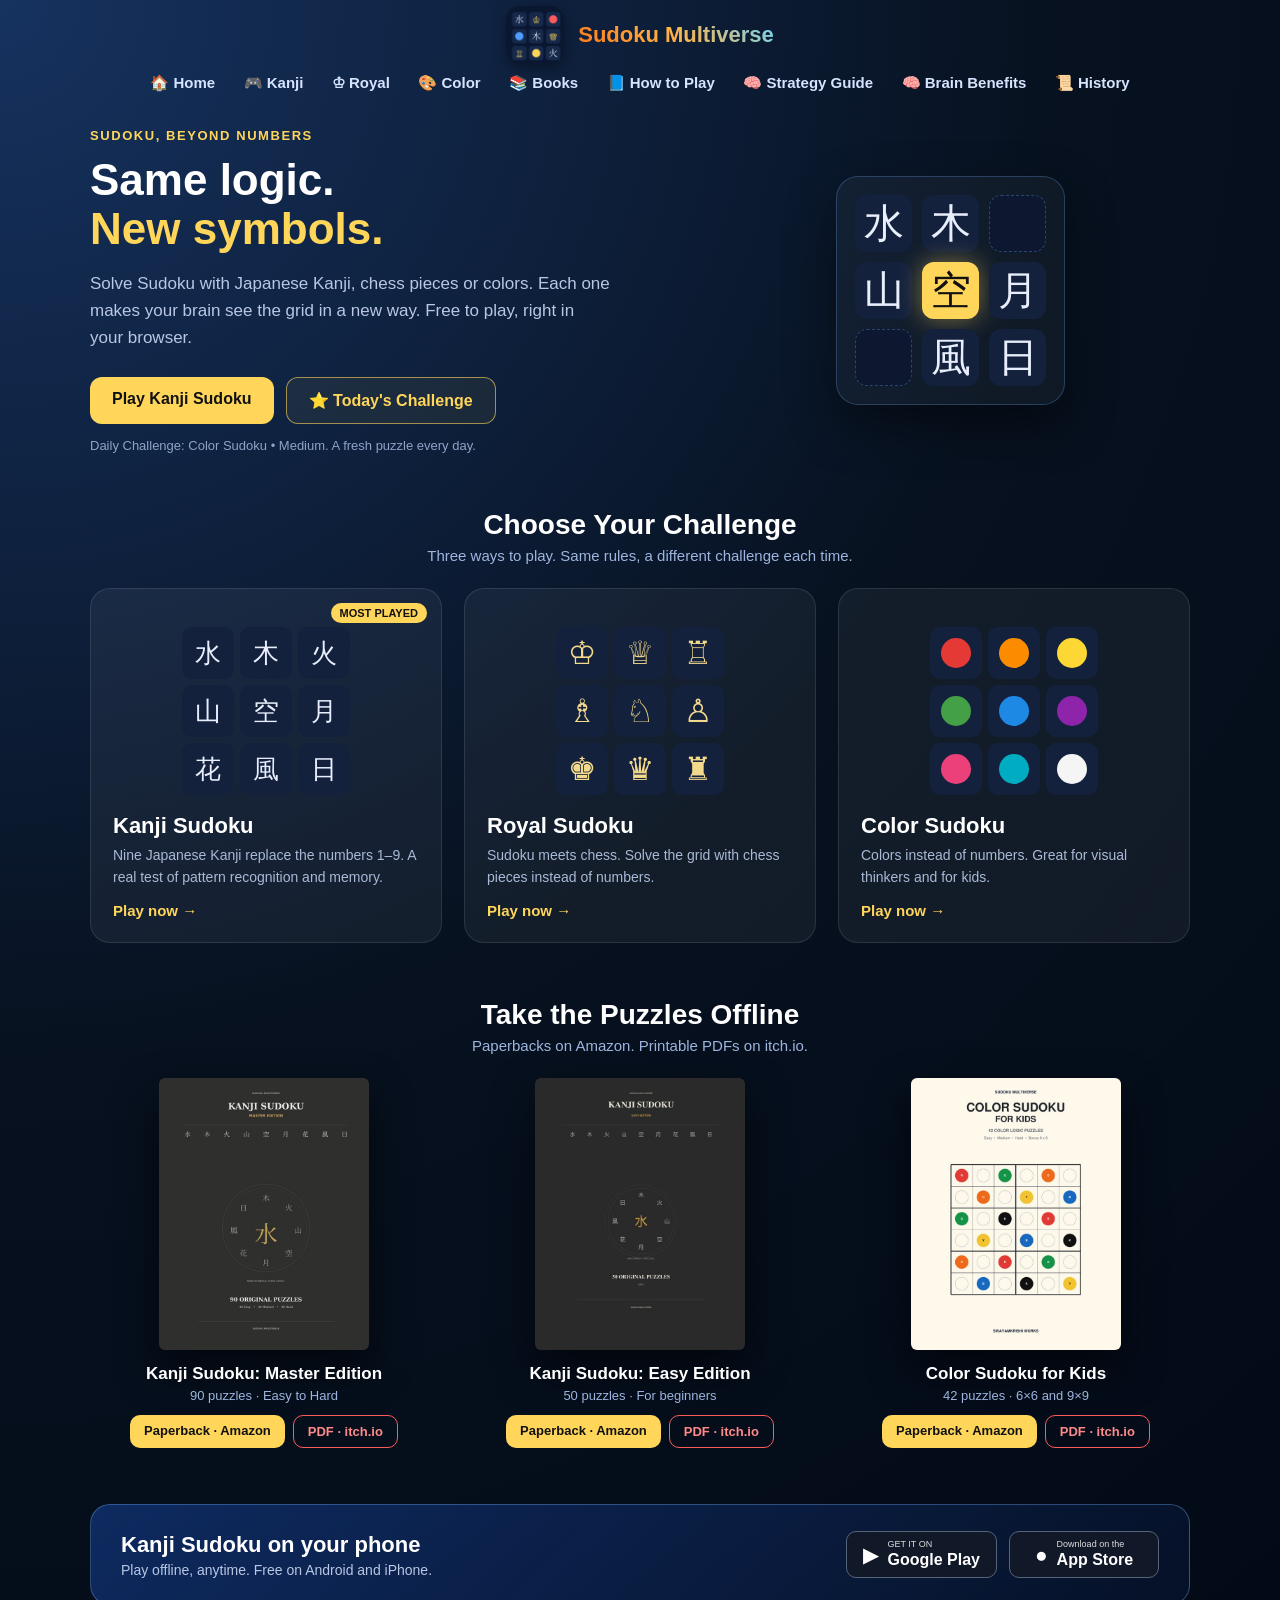
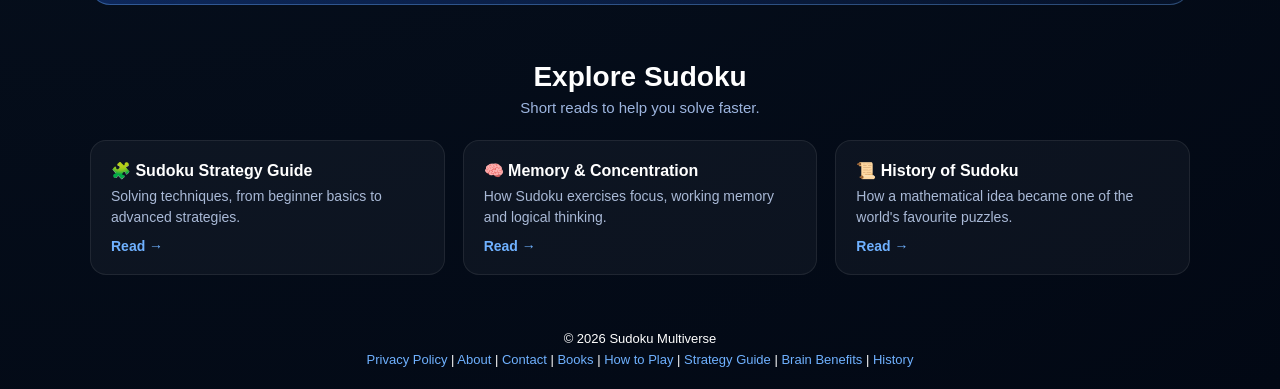
<file: index.html>
<!DOCTYPE html>
<html lang="en">

<head>
  <meta charset="UTF-8" />
  <meta name="viewport" content="width=device-width, initial-scale=1.0" />

  <link rel="canonical" href="https://sudokumultiverse.com/" />
  <title>Sudoku Multiverse | Kanji, Royal & Color Sudoku</title>

  <meta name="description"
    content="Play unique Sudoku variations including Kanji Sudoku, Royal Sudoku and Color Sudoku. Take today's Daily Sudoku Challenge or download Kanji Sudoku for Android and iPhone.">

  <link rel="icon" href="/logo.png">
  <link rel="stylesheet" href="/style.css?v=8" />

  <!-- Google Analytics -->
  <script async src="https://www.googletagmanager.com/gtag/js?id=G-TTLG5QWZY1"></script>
  <script>
    window.dataLayer = window.dataLayer || [];

    function gtag() {
      dataLayer.push(arguments);
    }

    gtag('js', new Date());
    gtag('config', 'G-TTLG5QWZY1');
  </script>
  <style>
    /* ===== HOME PAGE (v2) ===== */
    .h-wrap { max-width:1100px; margin:0 auto; text-align:left; }
    .h-section { margin:56px 0; }
    .h-head { text-align:center; margin-bottom:24px; }
    .h-head h2 { font-size:28px; margin:0 0 6px; color:#fff; }
    .h-head p { margin:0; color:#9db5df; font-size:15px; }

    /* Hero */
    .h-hero { display:grid; grid-template-columns:1.2fr 1fr; gap:48px; align-items:center; margin:36px 0 20px; }
    .h-eyebrow { color:#ffd65a; font-size:13px; font-weight:700; letter-spacing:.12em; }
    .h-hero h2 { font-size:44px; line-height:1.12; margin:12px 0 16px; color:#fff; }
    .h-hero h2 span { color:#ffd65a; }
    .h-hero p { color:#b8c7e3; font-size:17px; line-height:1.6; margin:0 0 26px; max-width:520px; }
    .h-cta { display:flex; flex-wrap:wrap; gap:12px; }
    .h-btn { display:inline-block; padding:13px 22px; border-radius:12px; font-weight:700; font-size:16px; text-decoration:none; transition:transform .15s, background .15s; }
    .h-btn:hover { transform:translateY(-2px); }
    .h-btn-gold { background:#ffd65a; color:#111 !important; }
    .h-btn-ghost { border:1px solid rgba(255,214,90,.6); color:#ffd65a !important; background:rgba(255,214,90,.06); }
    .h-daily-note { margin-top:14px; font-size:13px; color:#8ea3c7; }

    .h-board { display:grid; grid-template-columns:repeat(3,1fr); gap:10px; max-width:340px; margin:0 auto; padding:18px; border-radius:22px;
               background:rgba(255,255,255,.04); border:1px solid rgba(111,177,255,.25); box-shadow:0 20px 50px rgba(0,0,0,.45); }
    .h-board div { aspect-ratio:1; display:flex; align-items:center; justify-content:center; font-size:40px; color:#e8eefc;
                   background:#13213d; border-radius:12px; font-family:"Yu Mincho","Hiragino Mincho ProN","Noto Serif JP",serif; }
    .h-board .on { background:#ffd65a; color:#111; box-shadow:0 0 24px rgba(255,214,90,.45); }
    .h-board .dim { color:transparent; background:#0d1830; border:1px dashed rgba(111,177,255,.3); }

    /* Game cards */
    .h-games { display:grid; grid-template-columns:repeat(3,1fr); gap:22px; }
    .h-game { position:relative; display:block; text-decoration:none; border-radius:20px; padding:22px; background:rgba(255,255,255,.05);
              border:1px solid rgba(255,255,255,.1); transition:transform .2s, border-color .2s; }
    .h-game:hover { transform:translateY(-6px); border-color:#ffd65a; }
    .h-badge { position:absolute; top:14px; right:14px; background:#ffd65a; color:#111; font-size:11px; font-weight:800; padding:4px 9px; border-radius:20px; }
    .h-mini { display:grid; grid-template-columns:repeat(3,52px); gap:6px; justify-content:center; padding:16px 0 18px; }
    .h-mini span { width:52px; height:52px; display:flex; align-items:center; justify-content:center; border-radius:10px; background:#13213d; font-size:26px; color:#e8eefc; }
    .h-mini.kanji span { font-family:"Yu Mincho","Hiragino Mincho ProN","Noto Serif JP",serif; }
    .h-mini.royal span { font-size:32px; color:#f3d98b; font-variant-emoji:text; font-family:"Segoe UI Symbol","DejaVu Sans",serif; }
    .h-mini.color span i { width:30px; height:30px; border-radius:50%; display:block; }
    .h-game h3 { color:#fff; font-size:22px; margin:0 0 6px; }
    .h-game p { color:#a9b9d6; font-size:14px; line-height:1.55; margin:0 0 14px; }
    .h-play { color:#ffd65a; font-weight:700; font-size:15px; }

    /* Books */
    .h-books { display:grid; grid-template-columns:repeat(3,1fr); gap:28px; }
    .h-book { text-align:center; }
    .h-book img { width:100%; max-width:210px; height:auto; aspect-ratio:600/776; display:block; margin:0 auto 14px; border-radius:6px;
                  box-shadow:0 18px 40px rgba(0,0,0,.55); transition:transform .2s; }
    .h-book a:hover img { transform:translateY(-6px) rotate(-1deg); }
    .h-book h3 { color:#fff; font-size:17px; margin:0 0 4px; }
    .h-book .tag { color:#9db5df; font-size:13px; margin:0 0 12px; }
    .h-book-btns { display:flex; justify-content:center; flex-wrap:wrap; gap:8px; }
    .h-small { padding:8px 14px; font-size:13px; border-radius:10px; font-weight:700; text-decoration:none; }
    .h-small.amz { background:#ffd65a; color:#111 !important; }
    .h-small.pdf { border:1px solid #fa5c5c; color:#ff8a8a !important; }

    /* App band */
    .h-app { display:flex; align-items:center; justify-content:space-between; gap:24px; flex-wrap:wrap; padding:26px 30px; border-radius:20px;
             background:linear-gradient(135deg,rgba(31,95,224,.35),rgba(31,95,224,.08)); border:1px solid rgba(111,177,255,.35); }
    .h-app h3 { margin:0 0 4px; font-size:22px; color:#fff; }
    .h-app p { margin:0; color:#b8c7e3; font-size:14px; }
    .h-app .store-buttons { margin:0; }

    /* Articles */
    .h-reads { display:grid; grid-template-columns:repeat(3,1fr); gap:18px; }
    .h-read { display:block; text-decoration:none; padding:20px; border-radius:16px; background:rgba(255,255,255,.04); border:1px solid rgba(255,255,255,.08); transition:border-color .2s; }
    .h-read:hover { border-color:#6fb1ff; }
    .h-read strong { display:block; color:#fff; font-size:16px; margin-bottom:6px; }
    .h-read span { color:#a9b9d6; font-size:14px; line-height:1.5; }
    .h-read em { display:block; margin-top:10px; color:#6fb1ff; font-style:normal; font-weight:600; font-size:14px; }

    @media (max-width:820px) {
      .h-hero { grid-template-columns:1fr; text-align:center; gap:28px; }
      .h-hero h2 { font-size:32px; }
      .h-hero p { margin-left:auto; margin-right:auto; }
      .h-cta { justify-content:center; }
      .h-board { max-width:260px; }
      .h-board div { font-size:30px; }
      .h-games, .h-books, .h-reads { grid-template-columns:1fr; }
      .h-books { gap:40px; }
      .h-app { justify-content:center; text-align:center; }
      .h-section { margin:44px 0; }
    }
  </style>
</head>


<body>

  <div class="container">

    <!-- HEADER -->
    <div class="title-container">
      <img src="logo.png" class="app-logo" alt="Sudoku Multiverse logo" />
      <h1 class="game-title">Sudoku Multiverse</h1>
    </div>

    <!-- NAVIGATION -->
    <div class="nav-links">
      <a href="/">🏠 Home</a>
      <a href="/kanji.html">🎮 Kanji</a>
      <a href="/Royal.html">♔ Royal</a>
      <a href="/Color.html">🎨 Color</a>
      <a href="/books.html">📚 Books</a>
      <a href="/how-to-play.html">📘 How to Play</a>
      <a href="/sudoku-strategy-guide.html">🧠 Strategy Guide</a>
      <a href="/memory-and-concentration.html">🧠 Brain Benefits</a>
      <a href="/history-of-sudoku.html">📜 History</a>
    </div>

    <div class="h-wrap">

      <!-- HERO -->
      <section class="h-hero">
        <div>
          <div class="h-eyebrow">SUDOKU, BEYOND NUMBERS</div>
          <h2>Same logic.<br><span>New symbols.</span></h2>
          <p>
            Solve Sudoku with Japanese Kanji, chess pieces or colors. Each one makes
            your brain see the grid in a new way. Free to play, right in your browser.
          </p>
          <div class="h-cta">
            <a href="/kanji.html" class="h-btn h-btn-gold">Play Kanji Sudoku</a>
            <a href="/Color.html?daily=1" class="h-btn h-btn-ghost" onclick="trackDailyChallenge()">⭐ Today's Challenge</a>
          </div>
          <div class="h-daily-note">Daily Challenge: Color Sudoku • Medium. A fresh puzzle every day.</div>
        </div>

        <div class="h-board" aria-hidden="true">
          <div>水</div><div>木</div><div class="dim">火</div>
          <div>山</div><div class="on">空</div><div>月</div>
          <div class="dim">花</div><div>風</div><div>日</div>
        </div>
      </section>


      <!-- GAMES -->
      <section class="h-section">
        <div class="h-head">
          <h2>Choose Your Challenge</h2>
          <p>Three ways to play. Same rules, a different challenge each time.</p>
        </div>

        <div class="h-games">

          <a href="/kanji.html" class="h-game">
            <span class="h-badge">MOST PLAYED</span>
            <div class="h-mini kanji"><span>水</span><span>木</span><span>火</span><span>山</span><span>空</span><span>月</span><span>花</span><span>風</span><span>日</span></div>
            <h3>Kanji Sudoku</h3>
            <p>Nine Japanese Kanji replace the numbers 1–9. A real test of pattern recognition and memory.</p>
            <span class="h-play">Play now →</span>
          </a>

          <a href="/Royal.html" class="h-game">
            <div class="h-mini royal"><span>♔</span><span>♕</span><span>♖</span><span>♗</span><span>♘&#xFE0E;</span><span>♙</span><span>♚</span><span>♛</span><span>♜</span></div>
            <h3>Royal Sudoku</h3>
            <p>Sudoku meets chess. Solve the grid with chess pieces instead of numbers.</p>
            <span class="h-play">Play now →</span>
          </a>

          <a href="/Color.html" class="h-game">
            <div class="h-mini color">
              <span><i style="background:#e53935"></i></span><span><i style="background:#fb8c00"></i></span><span><i style="background:#fdd835"></i></span>
              <span><i style="background:#43a047"></i></span><span><i style="background:#1e88e5"></i></span><span><i style="background:#8e24aa"></i></span>
              <span><i style="background:#ec407a"></i></span><span><i style="background:#00acc1"></i></span><span><i style="background:#f5f5f5"></i></span>
            </div>
            <h3>Color Sudoku</h3>
            <p>Colors instead of numbers. Great for visual thinkers and for kids.</p>
            <span class="h-play">Play now →</span>
          </a>

        </div>
      </section>


      <!-- BOOKS -->
      <section class="h-section">
        <div class="h-head">
          <h2>Take the Puzzles Offline</h2>
          <p>Paperbacks on Amazon. Printable PDFs on itch.io.</p>
        </div>

        <div class="h-books">

          <div class="h-book">
            <a href="https://www.amazon.com/dp/B0HFG8KLT1" target="_blank" rel="noopener noreferrer" onclick="trackBook('kanji_master','amazon_cover')">
              <img src="/cover-kanji-master.jpg" alt="Kanji Sudoku: Master Edition cover" loading="lazy" width="600" height="776">
            </a>
            <h3>Kanji Sudoku: Master Edition</h3>
            <div class="tag">90 puzzles · Easy to Hard</div>
            <div class="h-book-btns">
              <a href="https://www.amazon.com/dp/B0HFG8KLT1" class="h-small amz" target="_blank" rel="noopener noreferrer" onclick="trackBook('kanji_master','amazon')">Paperback · Amazon</a>
              <a href="https://sudokumultiverse.itch.io/kanji-sudoku-master-edition" class="h-small pdf" target="_blank" rel="noopener noreferrer" onclick="trackBook('kanji_master','itch')">PDF · itch.io</a>
            </div>
          </div>

          <div class="h-book">
            <a href="https://www.amazon.com/dp/B0HPQLY6QF" target="_blank" rel="noopener noreferrer" onclick="trackBook('kanji_easy','amazon_cover')">
              <img src="/cover-kanji-easy.jpg" alt="Kanji Sudoku: Easy Edition cover" loading="lazy" width="600" height="776">
            </a>
            <h3>Kanji Sudoku: Easy Edition</h3>
            <div class="tag">50 puzzles · For beginners</div>
            <div class="h-book-btns">
              <a href="https://www.amazon.com/dp/B0HPQLY6QF" class="h-small amz" target="_blank" rel="noopener noreferrer" onclick="trackBook('kanji_easy','amazon')">Paperback · Amazon</a>
              <a href="https://sudokumultiverse.itch.io/kanji-sudoku-easy-volume-1" class="h-small pdf" target="_blank" rel="noopener noreferrer" onclick="trackBook('kanji_easy','itch')">PDF · itch.io</a>
            </div>
          </div>

          <div class="h-book">
            <a href="https://www.amazon.com/dp/B0HFG3HRWG" target="_blank" rel="noopener noreferrer" onclick="trackBook('color_kids','amazon_cover')">
              <img src="/cover-color-kids.jpg" alt="Color Sudoku for Kids cover" loading="lazy" width="600" height="776">
            </a>
            <h3>Color Sudoku for Kids</h3>
            <div class="tag">42 puzzles · 6×6 and 9×9</div>
            <div class="h-book-btns">
              <a href="https://www.amazon.com/dp/B0HFG3HRWG" class="h-small amz" target="_blank" rel="noopener noreferrer" onclick="trackBook('color_kids','amazon')">Paperback · Amazon</a>
              <a href="https://sudokumultiverse.itch.io/color-sudoku-for-kids" class="h-small pdf" target="_blank" rel="noopener noreferrer" onclick="trackBook('color_kids','itch')">PDF · itch.io</a>
            </div>
          </div>

        </div>
      </section>


      <!-- APP -->
      <section class="h-section">
        <div class="h-app">
          <div>
            <h3>Kanji Sudoku on your phone</h3>
            <p>Play offline, anytime. Free on Android and iPhone.</p>
          </div>
          <div class="store-buttons">
            <a href="https://play.google.com/store/apps/details?id=com.swayamkrushi.kanjisudoku&pcampaignid=web_share" target="_blank" rel="noopener noreferrer" class="store-btn google-store">
              <span class="store-icon">▶</span>
              <span><small>GET IT ON</small><strong>Google Play</strong></span>
            </a>
            <a href="https://apps.apple.com/pl/app/kanji-sudoku/id6764883146" target="_blank" rel="noopener noreferrer" class="store-btn apple-store">
              <span class="store-icon">●</span>
              <span><small>Download on the</small><strong>App Store</strong></span>
            </a>
          </div>
        </div>
      </section>


      <!-- ARTICLES -->
      <section class="h-section">
        <div class="h-head">
          <h2>Explore Sudoku</h2>
          <p>Short reads to help you solve faster.</p>
        </div>
        <div class="h-reads">
          <a href="/sudoku-strategy-guide.html" class="h-read">
            <strong>🧩 Sudoku Strategy Guide</strong>
            <span>Solving techniques, from beginner basics to advanced strategies.</span>
            <em>Read →</em>
          </a>
          <a href="/memory-and-concentration.html" class="h-read">
            <strong>🧠 Memory &amp; Concentration</strong>
            <span>How Sudoku exercises focus, working memory and logical thinking.</span>
            <em>Read →</em>
          </a>
          <a href="/history-of-sudoku.html" class="h-read">
            <strong>📜 History of Sudoku</strong>
            <span>How a mathematical idea became one of the world's favourite puzzles.</span>
            <em>Read →</em>
          </a>
        </div>
      </section>

    </div>

  </div>


  <!-- FOOTER -->
  <div class="footer-links">
    <p class="footer-copyright">© 2026 Sudoku Multiverse</p>
    <a href="/privacy.html">Privacy Policy</a> |
    <a href="/about.html">About</a> |
    <a href="/contact.html">Contact</a> |
    <a href="/books.html">Books</a> |
    <a href="/how-to-play.html">How to Play</a> |
    <a href="/sudoku-strategy-guide.html">Strategy Guide</a> |
    <a href="/memory-and-concentration.html">Brain Benefits</a> |
    <a href="/history-of-sudoku.html">History</a>
  </div>


  <!-- ANALYTICS EVENTS -->
  <script>
    function trackDailyChallenge() {
      if (typeof gtag === 'function') {
        gtag('event', 'daily_challenge_click', { 'challenge_type': 'color', 'difficulty': 'medium', 'location': 'homepage' });
      }
    }
    function trackBook(book, store) {
      if (typeof gtag === 'function') {
        gtag('event', 'book_click', { 'book': book, 'store': store });
      }
    }
  </script>

</body>
</html>
</file>
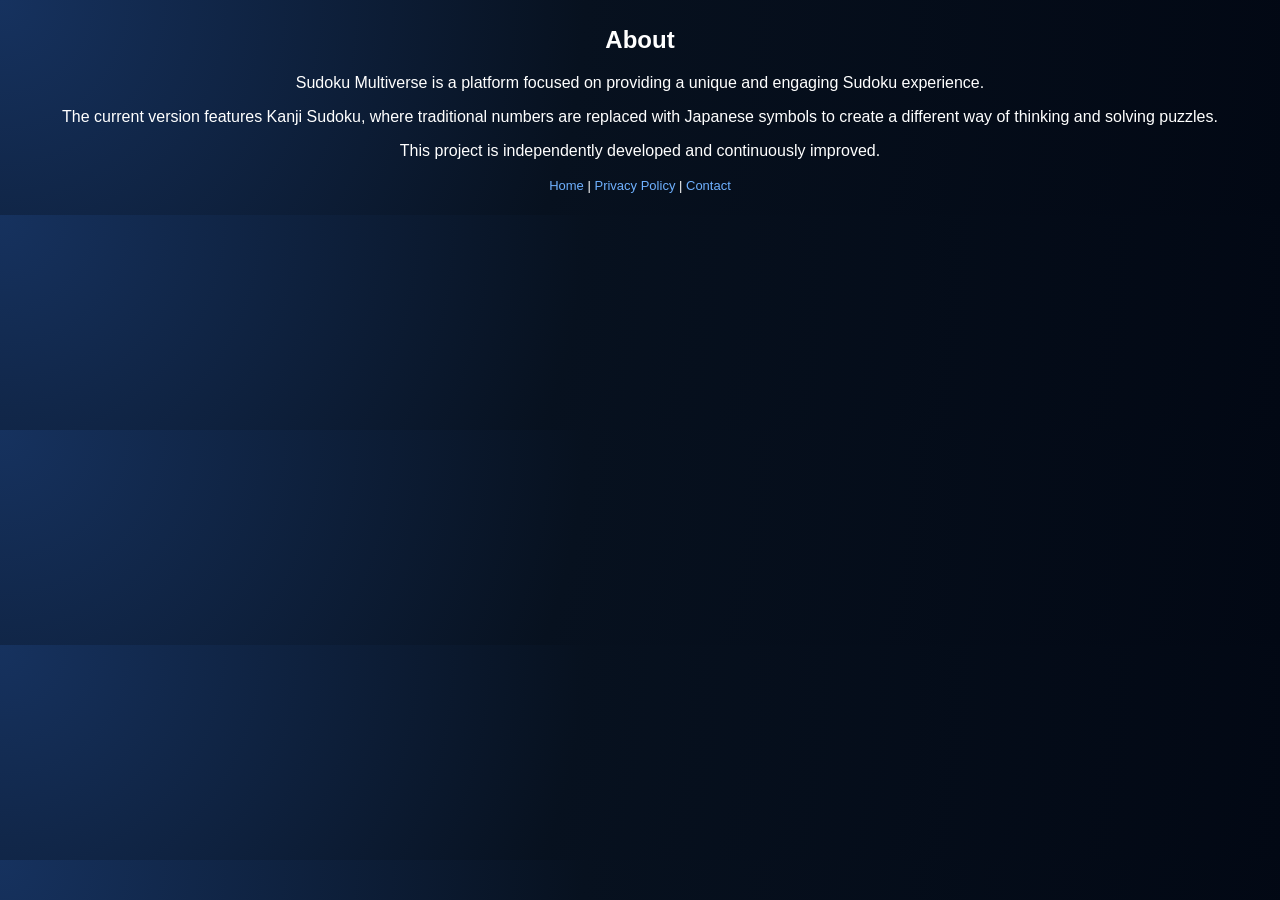
<file: about.html>
<!DOCTYPE html>
<html lang="en">
<head>
  <meta charset="UTF-8" />
  <meta name="viewport" content="width=device-width, initial-scale=1.0"/>
  <link rel="canonical" href="https://sudokumultiverse.com/about.html" />
  <title>About - Sudoku Multiverse</title>
  <link rel="stylesheet" href="style.css" />
  <!-- Google Analytics -->
<script async src="https://www.googletagmanager.com/gtag/js?id=G-TTLG5QWZY1"></script>
<script>
window.dataLayer = window.dataLayer || [];
function gtag(){dataLayer.push(arguments);}
gtag('js', new Date());

gtag('config', 'G-TTLG5QWZY1');
</script>
</head>
<body>

<div class="container">
  <h2>About</h2>

  <p>Sudoku Multiverse is a platform focused on providing a unique and engaging Sudoku experience.</p>

  <p>The current version features Kanji Sudoku, where traditional numbers are replaced with Japanese symbols to create a different way of thinking and solving puzzles.</p>

  <p>This project is independently developed and continuously improved.</p>

  <div class="footer-links">
    <a href="/">Home</a> |
    <a href="/privacy.html">Privacy Policy</a> |
    <a href="/contact.html">Contact</a>
  </div>
</div>

</body>
</html>
</file>
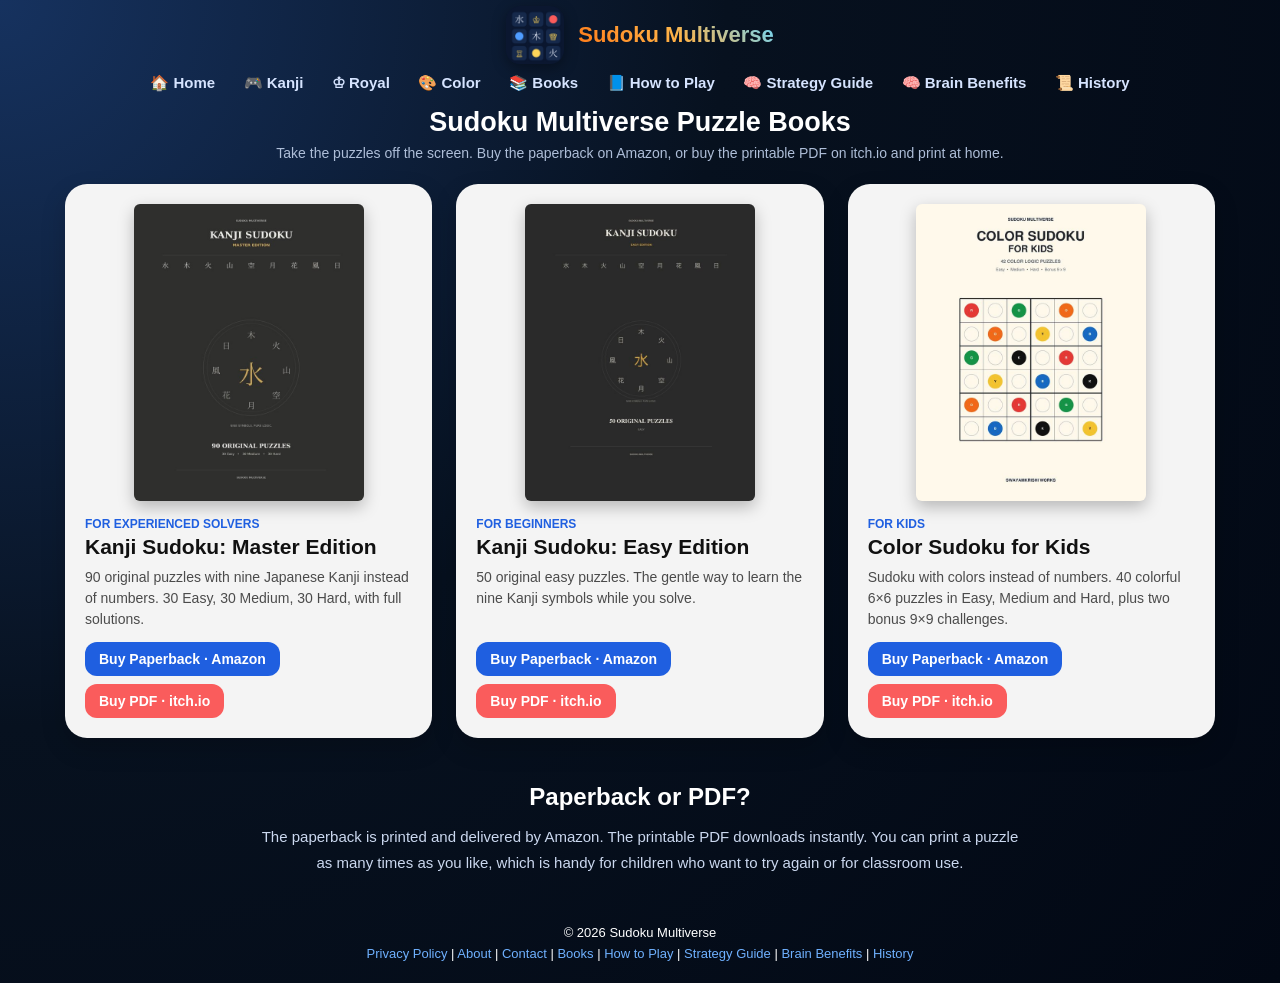
<file: books.html>
<!DOCTYPE html>
<html lang="en">

<head>
  <meta charset="UTF-8" />
  <meta name="viewport" content="width=device-width, initial-scale=1.0" />

  <link rel="canonical" href="https://sudokumultiverse.com/books.html" />
  <title>Sudoku Puzzle Books | Kanji & Color Sudoku | Sudoku Multiverse</title>

  <meta name="description"
    content="Kanji Sudoku and Color Sudoku for Kids puzzle books by Sudoku Multiverse. Buy the paperback on Amazon or download the printable PDF on itch.io.">

  <link rel="icon" href="/logo.png">
  <link rel="stylesheet" href="/style.css?v=8" />

  <style>
    .book-grid { display:grid; grid-template-columns:repeat(auto-fit,minmax(240px,1fr)); gap:24px; margin:0 auto 40px; }
    .book-card { background:#f4f4f4; border-radius:22px; padding:20px; box-shadow:0 10px 24px rgba(0,0,0,0.18); display:flex; flex-direction:column; text-align:left; transition:transform .2s; }
    .book-card:hover { transform:translateY(-5px); }
    .book-cover { display:block; width:100%; max-width:230px; height:auto; aspect-ratio:600/776; margin:0 auto; border-radius:6px; box-shadow:0 6px 16px rgba(0,0,0,0.25); background:#ddd; }
    .book-tag { font-size:12px; font-weight:700; color:#1f5fe0; margin:16px 0 4px; }
    .book-card h3 { color:#111; font-size:21px; margin:0 0 8px; }
    .book-card p { color:#4b4b4b; font-size:14px; line-height:1.5; margin:0 0 12px; flex-grow:1; }
    .book-buttons { display:flex; flex-wrap:wrap; gap:8px; }
    .book-buttons .play-btn { margin-top:0; font-size:14px; padding:9px 14px; }
    .play-btn.pdf-btn { background:#fa5c5c; }
    .play-btn.pdf-btn:hover { background:#ff7676; }
  </style>

  <!-- Google Analytics -->
  <script async src="https://www.googletagmanager.com/gtag/js?id=G-TTLG5QWZY1"></script>
  <script>
    window.dataLayer = window.dataLayer || [];
    function gtag() { dataLayer.push(arguments); }
    gtag('js', new Date());
    gtag('config', 'G-TTLG5QWZY1');
  </script>
</head>


<body>

  <div class="container">

    <!-- HEADER -->
    <div class="title-container">
      <img src="logo.png" class="app-logo" alt="Sudoku Multiverse logo" />
      <h1 class="game-title">Sudoku Multiverse</h1>
    </div>


    <!-- NAVIGATION -->
    <div class="nav-links">
      <a href="/">🏠 Home</a>
      <a href="/kanji.html">🎮 Kanji</a>
      <a href="/Royal.html">♔ Royal</a>
      <a href="/Color.html">🎨 Color</a>
      <a href="/books.html">📚 Books</a>
      <a href="/how-to-play.html">📘 How to Play</a>
      <a href="/sudoku-strategy-guide.html">🧠 Strategy Guide</a>
      <a href="/memory-and-concentration.html">🧠 Brain Benefits</a>
      <a href="/history-of-sudoku.html">📜 History</a>
    </div>


    <!-- BOOKS -->
    <section class="games-section">

      <h2 class="section-title">Sudoku Multiverse Puzzle Books</h2>

      <p class="section-subtitle">
        Take the puzzles off the screen. Buy the paperback on Amazon, or buy the printable PDF on itch.io and print at home.
      </p>


      <div class="book-grid">

        <div class="book-card">
          <a href="https://www.amazon.com/dp/B0HFG8KLT1" target="_blank" rel="noopener noreferrer" onclick="trackBook('kanji_master','amazon_cover')">
            <img src="/cover-kanji-master.jpg" class="book-cover" alt="Kanji Sudoku: Master Edition cover" loading="lazy" width="600" height="776">
          </a>
          <div class="book-tag">FOR EXPERIENCED SOLVERS</div>
          <h3>Kanji Sudoku: Master Edition</h3>
          <p>90 original puzzles with nine Japanese Kanji instead of numbers. 30 Easy, 30 Medium, 30 Hard, with full solutions.</p>
          <div class="book-buttons">
            <a href="https://www.amazon.com/dp/B0HFG8KLT1" class="play-btn" target="_blank" rel="noopener noreferrer" onclick="trackBook('kanji_master','amazon')">Buy Paperback · Amazon</a>
            <a href="https://sudokumultiverse.itch.io/kanji-sudoku-master-edition" class="play-btn pdf-btn" target="_blank" rel="noopener noreferrer" onclick="trackBook('kanji_master','itch')">Buy PDF · itch.io</a>
          </div>
        </div>

        <div class="book-card">
          <a href="https://www.amazon.com/dp/B0HPQLY6QF" target="_blank" rel="noopener noreferrer" onclick="trackBook('kanji_easy','amazon_cover')">
            <img src="/cover-kanji-easy.jpg" class="book-cover" alt="Kanji Sudoku: Easy Edition cover" loading="lazy" width="600" height="776">
          </a>
          <div class="book-tag">FOR BEGINNERS</div>
          <h3>Kanji Sudoku: Easy Edition</h3>
          <p>50 original easy puzzles. The gentle way to learn the nine Kanji symbols while you solve.</p>
          <div class="book-buttons">
            <a href="https://www.amazon.com/dp/B0HPQLY6QF" class="play-btn" target="_blank" rel="noopener noreferrer" onclick="trackBook('kanji_easy','amazon')">Buy Paperback · Amazon</a>
            <a href="https://sudokumultiverse.itch.io/kanji-sudoku-easy-volume-1" class="play-btn pdf-btn" target="_blank" rel="noopener noreferrer" onclick="trackBook('kanji_easy','itch')">Buy PDF · itch.io</a>
          </div>
        </div>

        <div class="book-card">
          <a href="https://www.amazon.com/dp/B0HFG3HRWG" target="_blank" rel="noopener noreferrer" onclick="trackBook('color_kids','amazon_cover')">
            <img src="/cover-color-kids.jpg" class="book-cover" alt="Color Sudoku for Kids cover" loading="lazy" width="600" height="776">
          </a>
          <div class="book-tag">FOR KIDS</div>
          <h3>Color Sudoku for Kids</h3>
          <p>Sudoku with colors instead of numbers. 40 colorful 6×6 puzzles in Easy, Medium and Hard, plus two bonus 9×9 challenges.</p>
          <div class="book-buttons">
            <a href="https://www.amazon.com/dp/B0HFG3HRWG" class="play-btn" target="_blank" rel="noopener noreferrer" onclick="trackBook('color_kids','amazon')">Buy Paperback · Amazon</a>
            <a href="https://sudokumultiverse.itch.io/color-sudoku-for-kids" class="play-btn pdf-btn" target="_blank" rel="noopener noreferrer" onclick="trackBook('color_kids','itch')">Buy PDF · itch.io</a>
          </div>
        </div>

      </div>

    </section>


    <section class="home-about">
      <h2>Paperback or PDF?</h2>
      <p>
        The paperback is printed and delivered by Amazon. The printable PDF downloads
        instantly. You can print a puzzle as many times as you like, which is handy for
        children who want to try again or for classroom use.
      </p>
    </section>

  </div>


  <!-- FOOTER -->
  <div class="footer-links">
    <p class="footer-copyright">© 2026 Sudoku Multiverse</p>
    <a href="/privacy.html">Privacy Policy</a> |
    <a href="/about.html">About</a> |
    <a href="/contact.html">Contact</a> |
    <a href="/books.html">Books</a> |
    <a href="/how-to-play.html">How to Play</a> |
    <a href="/sudoku-strategy-guide.html">Strategy Guide</a> |
    <a href="/memory-and-concentration.html">Brain Benefits</a> |
    <a href="/history-of-sudoku.html">History</a>
  </div>


  <!-- BOOK CLICK ANALYTICS -->
  <script>
    function trackBook(book, store) {
      if (typeof gtag === 'function') {
        gtag('event', 'book_click', { 'book': book, 'store': store });
      }
    }
  </script>

</body>
</html>
</file>
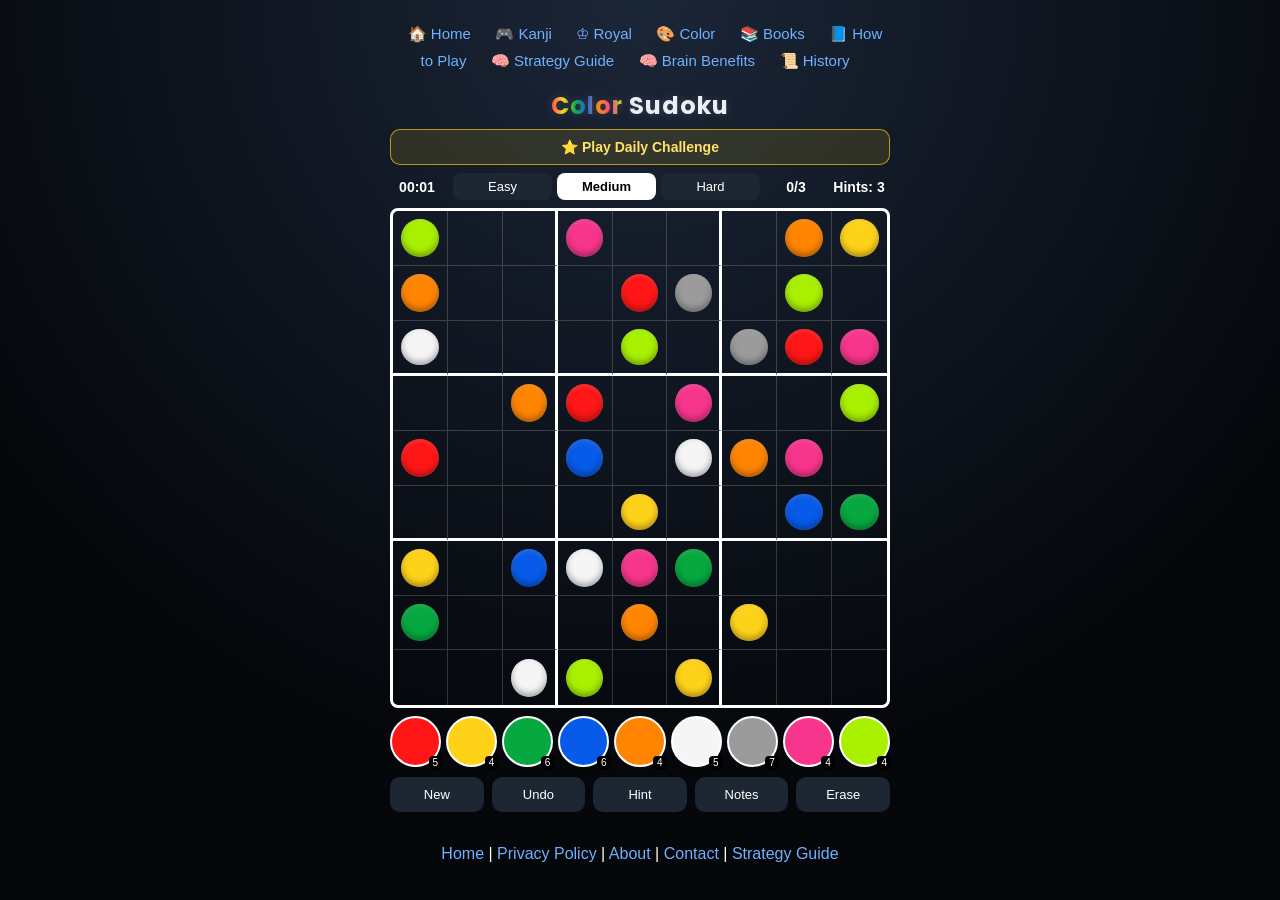
<file: Color.html>
<!DOCTYPE html>
<html lang="en">
<head>

  <meta charset="UTF-8">
  <meta name="viewport" content="width=device-width, initial-scale=1.0">

  <link rel="canonical" href="https://sudokumultiverse.com/Color.html" />
  <title>Color Sudoku</title>

  <meta
    name="description"
    content="Play Color Sudoku online using colors instead of numbers in a modern Sudoku experience."
  >

  <link rel="icon" href="/logo.png">

  <link rel="preconnect" href="https://fonts.googleapis.com">
  <link rel="preconnect" href="https://fonts.gstatic.com" crossorigin>

  <link
    href="https://fonts.googleapis.com/css2?family=Poppins:wght@600;700&display=swap"
    rel="stylesheet"
  >

  <link rel="stylesheet" href="/Color.css?v=7">

  <!-- Google Analytics -->
  <script
    async
    src="https://www.googletagmanager.com/gtag/js?id=G-TTLG5QWZY1">
  </script>

  <script>
    window.dataLayer = window.dataLayer || [];

    function gtag() {
      dataLayer.push(arguments);
    }

    gtag("js", new Date());
    gtag("config", "G-TTLG5QWZY1");
  </script>

</head>

<body>

<div class="app">

  <!-- Navigation -->
  <div class="nav-links">
    <a href="/">🏠 Home</a>
    <a href="/kanji.html">🎮 Kanji</a>
    <a href="/Royal.html">♔ Royal</a>
    <a href="/Color.html">🎨 Color</a>
    <a href="/books.html">📚 Books</a>
    <a href="/how-to-play.html">📘 How to Play</a>
    <a href="/sudoku-strategy-guide.html">🧠 Strategy Guide</a>
    <a href="/memory-and-concentration.html">🧠 Brain Benefits</a>
    <a href="/history-of-sudoku.html">📜 History</a>
  </div>

  <!-- Title -->
  <h1 class="title">
    <span class="accent">Color</span> Sudoku
  </h1>

  <!-- Daily Challenge -->
  <button id="dailyBtn" class="daily-btn">⭐ Play Daily Challenge</button>
  <div id="dailyInfo" class="daily-info hidden"></div>

  <!-- Top Bar -->
  <div class="top-bar">

    <div id="timer">00:00</div>

    <div class="difficulty-row">
      <button class="diff" data-level="easy">Easy</button>
      <button class="diff active" data-level="medium">Medium</button>
      <button class="diff" data-level="hard">Hard</button>
    </div>

    <div id="mistakes">0/3</div>
    <div id="hints">Hints: 3</div>

  </div>

  <!-- Board -->
  <div id="board" class="board"></div>

  <!-- Bottom Panel -->
  <div class="bottom-panel">

    <div id="colorPad" class="color-pad"></div>

    <div class="controls">
      <button id="newGameBtn">New</button>
      <button id="undoBtn">Undo</button>
      <button id="hintBtn">Hint</button>
      <button id="noteBtn">Notes</button>
      <button id="eraseBtn">Erase</button>
    </div>

  </div>

  <!-- Game Over / Win Overlay -->
  <div id="overlay" class="overlay hidden">
    <div class="overlay-box">
      <h2 id="overlayText"></h2>
      <button id="shareBtn" class="hidden">Share Result</button>
      <button id="restartBtn">Play Again</button>
    </div>
  </div>

</div>

<!-- Adsterra Native Banner -->
  <!--
<script
  async
  data-cfasync="false"
  src="https://pl29640384.effectivecpmnetwork.com/16ef3b8886c17de5f5870af71ad1f771/invoke.js">
</script>

<div id="container-16ef3b8886c17de5f5870af71ad1f771"></div>
-->
<!-- Footer -->
<div class="footer-links">
  <a href="/">Home</a> |
  <a href="/privacy.html">Privacy Policy</a> |
  <a href="/about.html">About</a> |
  <a href="/contact.html">Contact</a> |
  <a href="/sudoku-strategy-guide.html">Strategy Guide</a>
</div>

<script defer src="/Color.js?v=12"></script>

</body>
</html>
</file>
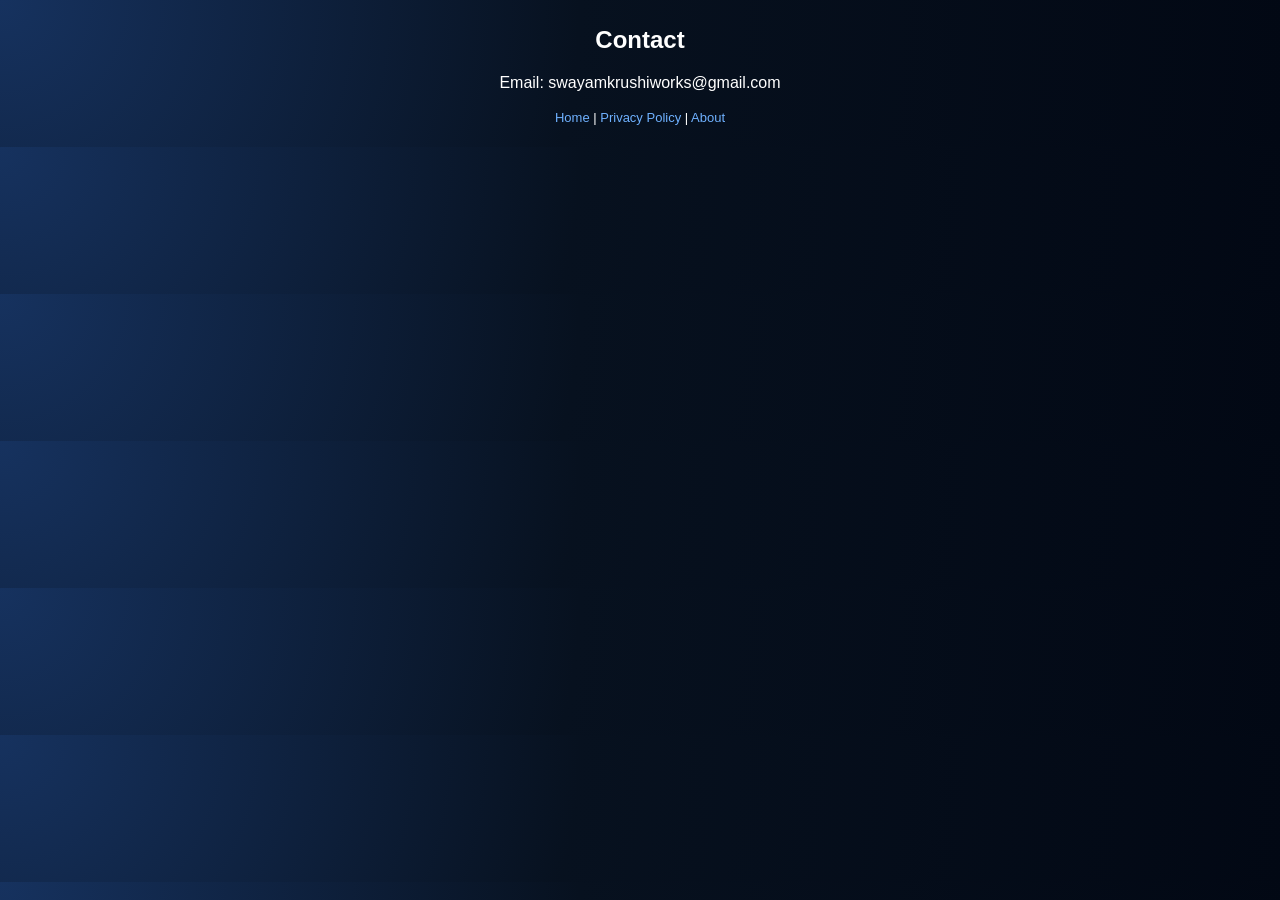
<file: contact.html>
<!DOCTYPE html>
<html lang="en">
<head>
  <meta charset="UTF-8" />
  <meta name="viewport" content="width=device-width, initial-scale=1.0"/>
  <link rel="canonical" href="https://sudokumultiverse.com/contact.html" />
  <title>Contact - Sudoku Multiverse</title>
  <link rel="stylesheet" href="style.css" />
  <!-- Google Analytics -->
<script async src="https://www.googletagmanager.com/gtag/js?id=G-TTLG5QWZY1"></script>
<script>
window.dataLayer = window.dataLayer || [];
function gtag(){dataLayer.push(arguments);}
gtag('js', new Date());

gtag('config', 'G-TTLG5QWZY1');
</script>
</head>
<body>

<div class="container">
  <h2>Contact</h2>

  <p>Email: swayamkrushiworks@gmail.com</p>

  <div class="footer-links">
    <a href="/">Home</a> |
    <a href="/privacy.html">Privacy Policy</a> |
    <a href="/about.html">About</a>
  </div>
</div>

</body>
</html>
</file>
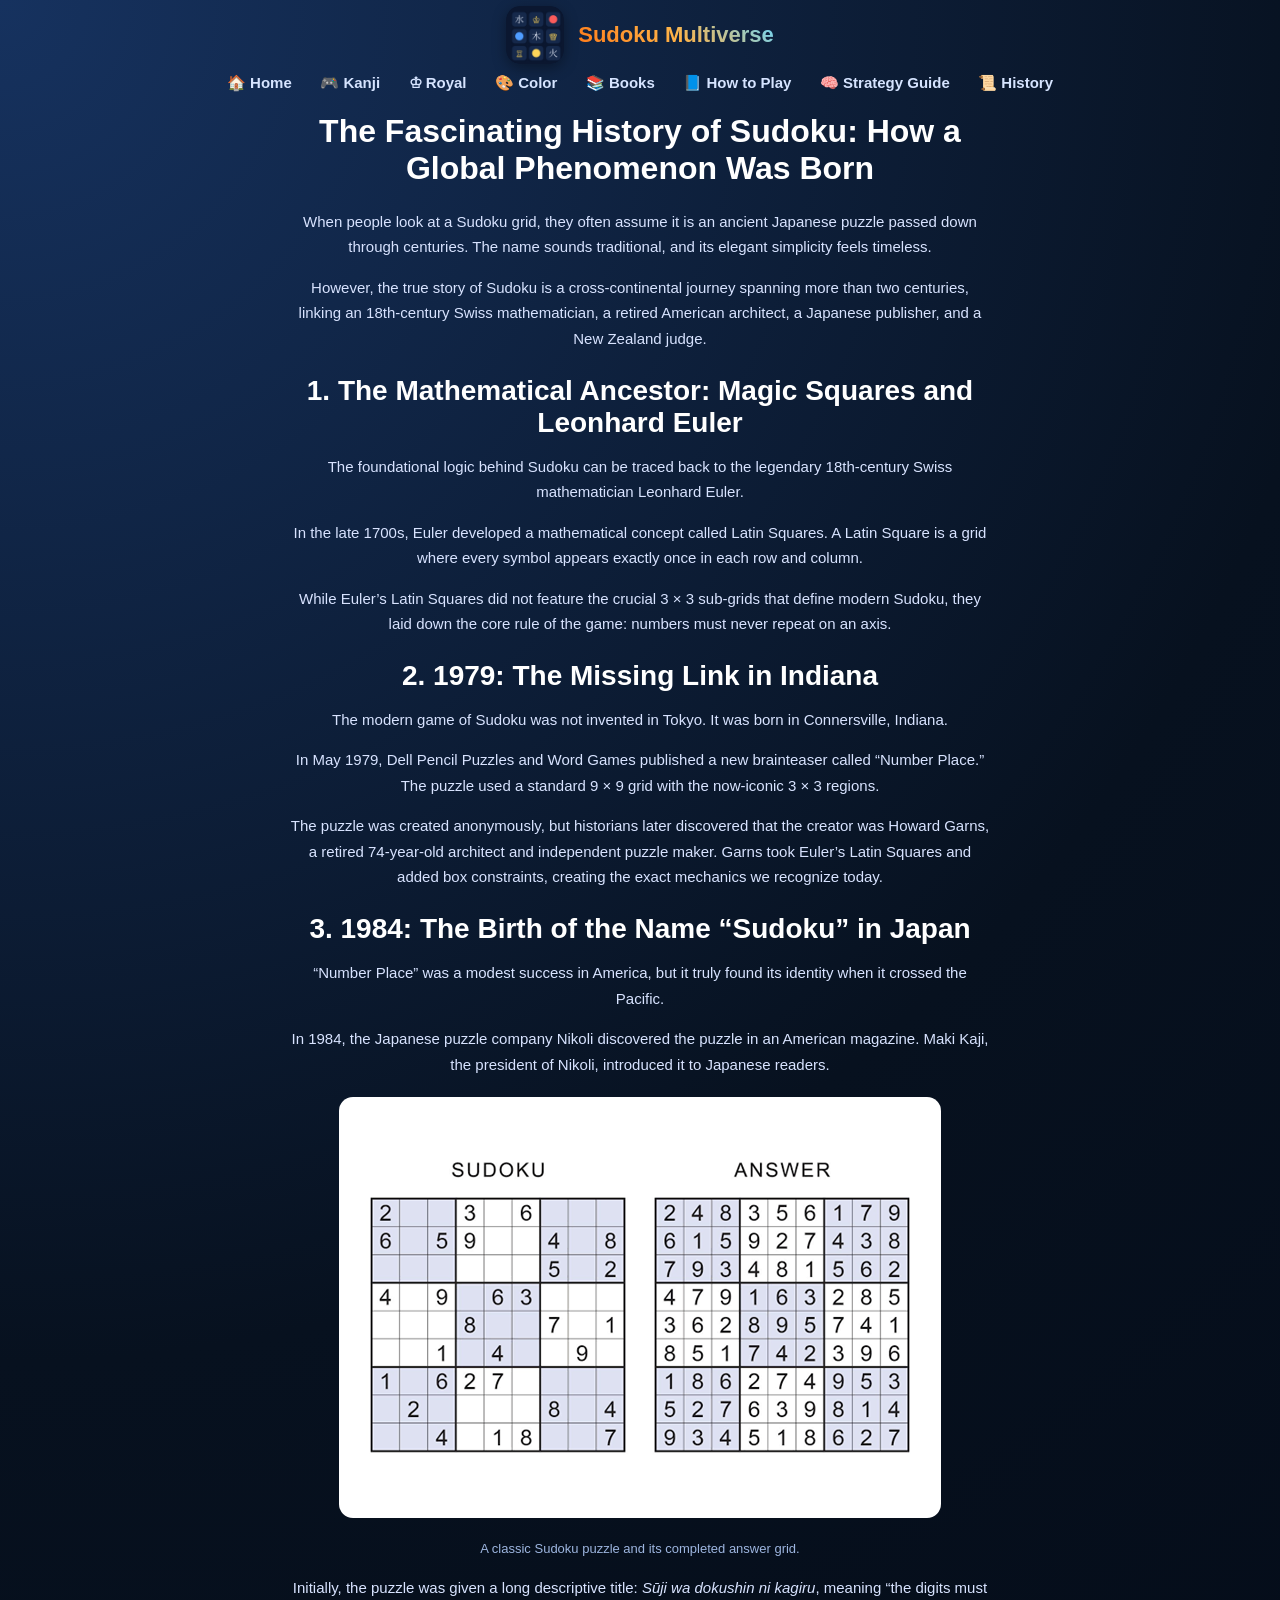
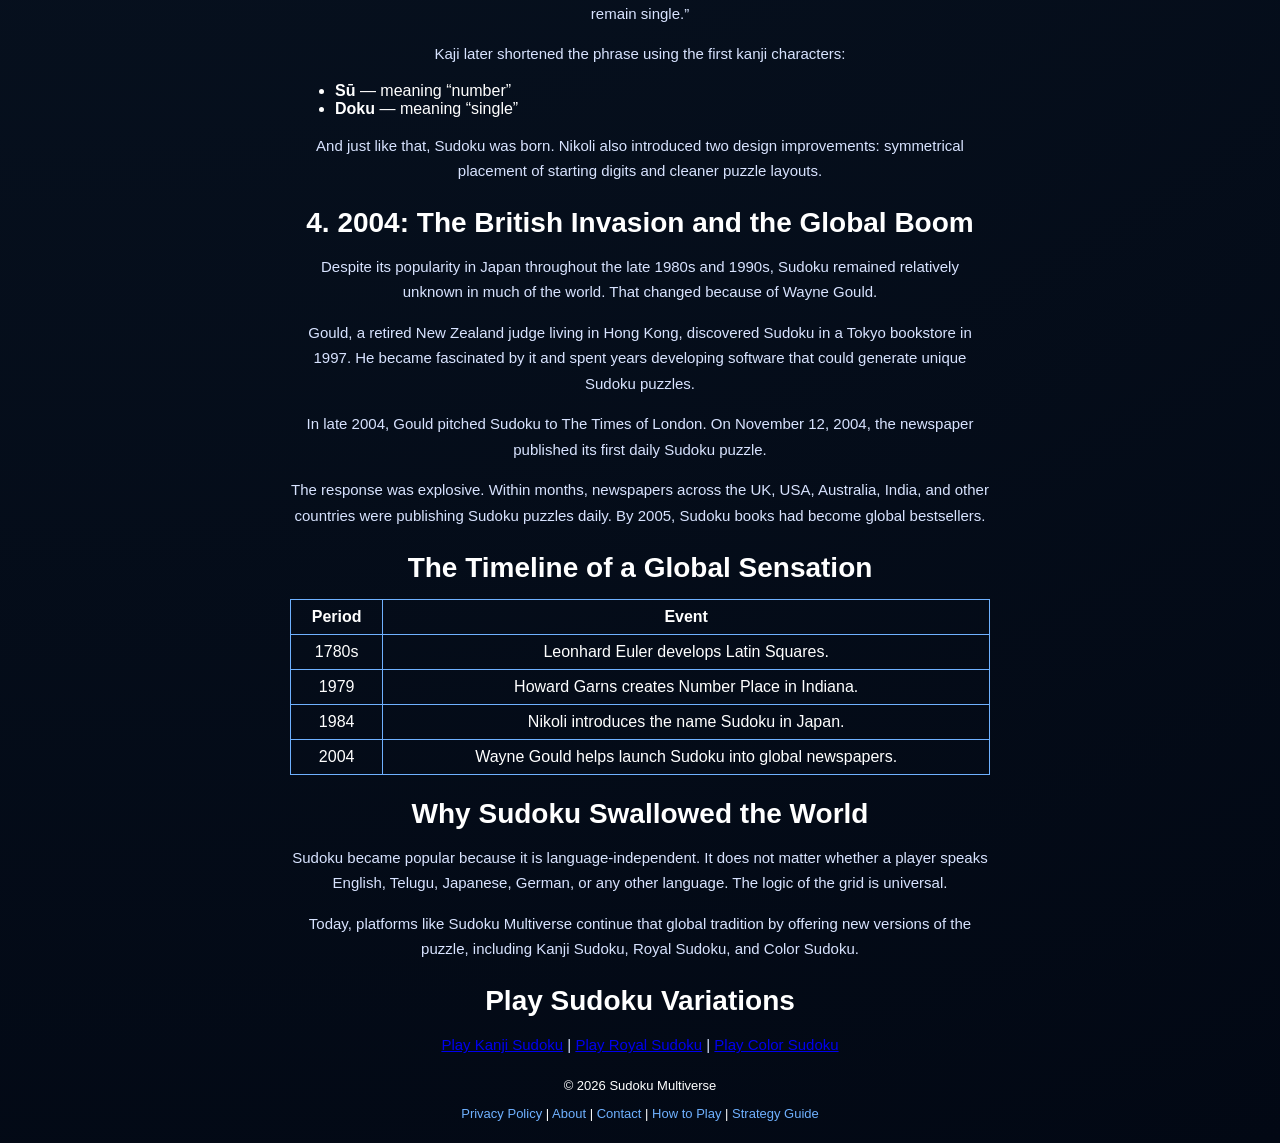
<file: history-of-sudoku.html>
<!DOCTYPE html>
<html lang="en">
<head>
  <meta charset="UTF-8" />
  <meta name="viewport" content="width=device-width, initial-scale=1.0"/>

  <link rel="canonical" href="https://sudokumultiverse.com/history-of-sudoku.html" />
  <title>History of Sudoku | Sudoku Multiverse</title>

  <meta name="description"
  content="Learn the fascinating history of Sudoku, from Leonhard Euler's Latin Squares to Howard Garns, Maki Kaji, Nikoli, Wayne Gould, and the global Sudoku boom.">

 
  <link rel="icon" href="/logo.png">
  <link rel="stylesheet" href="style.css" />

  <!-- Google Analytics -->
<script async src="https://www.googletagmanager.com/gtag/js?id=G-TTLG5QWZY1"></script>
<script>
window.dataLayer = window.dataLayer || [];
function gtag(){dataLayer.push(arguments);}
gtag('js', new Date());

gtag('config', 'G-TTLG5QWZY1');
</script>
</head>

<body>

<div class="container">

  <div class="title-container">
    <img src="logo.png" class="app-logo" alt="Sudoku Multiverse logo" />
    <h1 class="game-title">Sudoku Multiverse</h1>
  </div>

  <div class="nav-links">
    <a href="/">🏠 Home</a>
    <a href="/kanji.html">🎮 Kanji</a>
    <a href="/Royal.html">♔ Royal</a>
    <a href="/Color.html">🎨 Color</a>
    <a href="/books.html">📚 Books</a>
    <a href="/how-to-play.html">📘 How to Play</a>
    <a href="/sudoku-strategy-guide.html">🧠 Strategy Guide</a>
    <a href="/history-of-sudoku.html">📜 History</a>
  </div>

  <main class="home-intro">

    <h1>The Fascinating History of Sudoku: How a Global Phenomenon Was Born</h1>

    <p>
      When people look at a Sudoku grid, they often assume it is an ancient Japanese puzzle passed down through centuries.
      The name sounds traditional, and its elegant simplicity feels timeless.
    </p>

    <p>
      However, the true story of Sudoku is a cross-continental journey spanning more than two centuries,
      linking an 18th-century Swiss mathematician, a retired American architect, a Japanese publisher,
      and a New Zealand judge.
    </p>

    <h2>1. The Mathematical Ancestor: Magic Squares and Leonhard Euler</h2>

    <p>
      The foundational logic behind Sudoku can be traced back to the legendary 18th-century Swiss mathematician
      Leonhard Euler.
    </p>

    <p>
      In the late 1700s, Euler developed a mathematical concept called Latin Squares. A Latin Square is a grid
      where every symbol appears exactly once in each row and column.
    </p>

    <p>
      While Euler’s Latin Squares did not feature the crucial 3 × 3 sub-grids that define modern Sudoku,
      they laid down the core rule of the game: numbers must never repeat on an axis.
    </p>

    <h2>2. 1979: The Missing Link in Indiana</h2>

    <p>
      The modern game of Sudoku was not invented in Tokyo. It was born in Connersville, Indiana.
    </p>

    <p>
      In May 1979, Dell Pencil Puzzles and Word Games published a new brainteaser called “Number Place.”
      The puzzle used a standard 9 × 9 grid with the now-iconic 3 × 3 regions.
    </p>

    <p>
      The puzzle was created anonymously, but historians later discovered that the creator was Howard Garns,
      a retired 74-year-old architect and independent puzzle maker. Garns took Euler’s Latin Squares and
      added box constraints, creating the exact mechanics we recognize today.
    </p>

    <h2>3. 1984: The Birth of the Name “Sudoku” in Japan</h2>

    <p>
      “Number Place” was a modest success in America, but it truly found its identity when it crossed the Pacific.
    </p>

    <p>
      In 1984, the Japanese puzzle company Nikoli discovered the puzzle in an American magazine.
      Maki Kaji, the president of Nikoli, introduced it to Japanese readers.
    </p>

    <img src="/Picture2.png"
         alt="Sudoku puzzle and answer example"
         style="max-width:100%; border-radius:14px; margin:20px auto; display:block;">

    <p style="font-size:13px; color:#9db5df; text-align:center;">
      A classic Sudoku puzzle and its completed answer grid.
    </p>

    <p>
      Initially, the puzzle was given a long descriptive title:
      <em>Sūji wa dokushin ni kagiru</em>, meaning “the digits must remain single.”
    </p>

    <p>
      Kaji later shortened the phrase using the first kanji characters:
    </p>

    <ul style="text-align:left; max-width:650px; margin:0 auto;">
      <li><strong>Sū</strong> — meaning “number”</li>
      <li><strong>Doku</strong> — meaning “single”</li>
    </ul>

    <p>
      And just like that, Sudoku was born. Nikoli also introduced two design improvements:
      symmetrical placement of starting digits and cleaner puzzle layouts.
    </p>

    <h2>4. 2004: The British Invasion and the Global Boom</h2>

    <p>
      Despite its popularity in Japan throughout the late 1980s and 1990s, Sudoku remained relatively unknown
      in much of the world. That changed because of Wayne Gould.
    </p>

    <p>
      Gould, a retired New Zealand judge living in Hong Kong, discovered Sudoku in a Tokyo bookstore in 1997.
      He became fascinated by it and spent years developing software that could generate unique Sudoku puzzles.
    </p>

    <p>
      In late 2004, Gould pitched Sudoku to The Times of London. On November 12, 2004, the newspaper published
      its first daily Sudoku puzzle.
    </p>

    <p>
      The response was explosive. Within months, newspapers across the UK, USA, Australia, India, and other
      countries were publishing Sudoku puzzles daily. By 2005, Sudoku books had become global bestsellers.
    </p>

    <h2>The Timeline of a Global Sensation</h2>

    <table style="width:100%; border-collapse:collapse; margin-top:15px;">
      <tr>
        <th style="border:1px solid #6fb1ff; padding:8px;">Period</th>
        <th style="border:1px solid #6fb1ff; padding:8px;">Event</th>
      </tr>
      <tr>
        <td style="border:1px solid #6fb1ff; padding:8px;">1780s</td>
        <td style="border:1px solid #6fb1ff; padding:8px;">Leonhard Euler develops Latin Squares.</td>
      </tr>
      <tr>
        <td style="border:1px solid #6fb1ff; padding:8px;">1979</td>
        <td style="border:1px solid #6fb1ff; padding:8px;">Howard Garns creates Number Place in Indiana.</td>
      </tr>
      <tr>
        <td style="border:1px solid #6fb1ff; padding:8px;">1984</td>
        <td style="border:1px solid #6fb1ff; padding:8px;">Nikoli introduces the name Sudoku in Japan.</td>
      </tr>
      <tr>
        <td style="border:1px solid #6fb1ff; padding:8px;">2004</td>
        <td style="border:1px solid #6fb1ff; padding:8px;">Wayne Gould helps launch Sudoku into global newspapers.</td>
      </tr>
    </table>

    <h2>Why Sudoku Swallowed the World</h2>

    <p>
      Sudoku became popular because it is language-independent. It does not matter whether a player speaks English,
      Telugu, Japanese, German, or any other language. The logic of the grid is universal.
    </p>

    <p>
      Today, platforms like Sudoku Multiverse continue that global tradition by offering new versions of the puzzle,
      including Kanji Sudoku, Royal Sudoku, and Color Sudoku.
    </p>

    <h2>Play Sudoku Variations</h2>

    <p>
      <a href="/kanji.html">Play Kanji Sudoku</a> |
      <a href="/Royal.html">Play Royal Sudoku</a> |
      <a href="/Color.html">Play Color Sudoku</a>
    </p>

  </main>

</div>

<div class="footer-links">
  <p>© 2026 Sudoku Multiverse</p>

  <a href="/privacy.html">Privacy Policy</a> |
  <a href="/about.html">About</a> |
  <a href="/contact.html">Contact</a> |
  <a href="/how-to-play.html">How to Play</a> |
  <a href="/sudoku-strategy-guide.html">Strategy Guide</a>
</div>

</body>
</html>
</file>
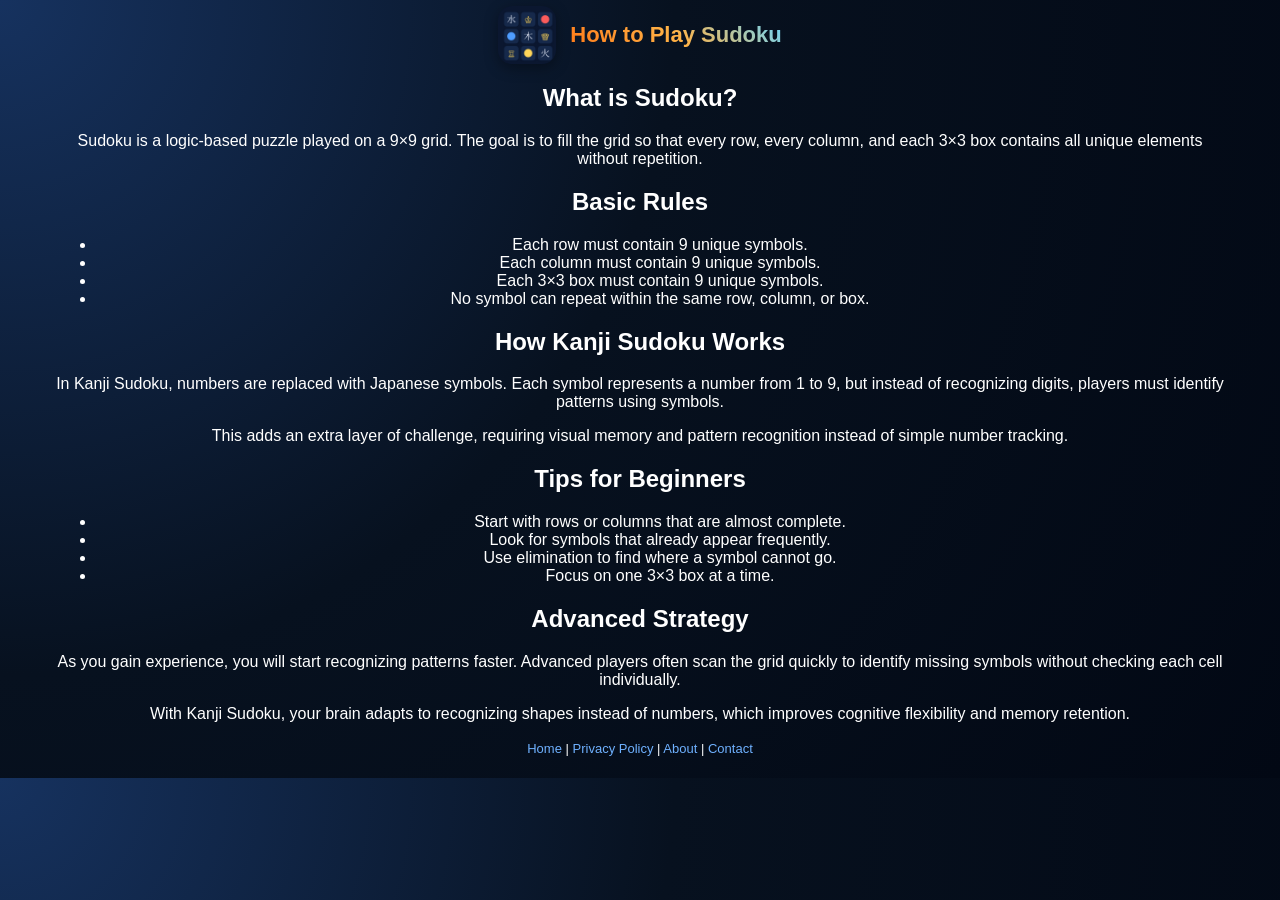
<file: how-to-play.html>
<!DOCTYPE html>
<html lang="en">
<head>
  <meta charset="UTF-8" />
  <meta name="viewport" content="width=device-width, initial-scale=1.0"/>
  <link rel="canonical" href="https://sudokumultiverse.com/how-to-play.html" />
  <title>How to Play | Sudoku Multiverse</title>
  <link rel="stylesheet" href="style.css" />
  <!-- Google Analytics -->
<script async src="https://www.googletagmanager.com/gtag/js?id=G-TTLG5QWZY1"></script>
<script>
window.dataLayer = window.dataLayer || [];
function gtag(){dataLayer.push(arguments);}
gtag('js', new Date());

gtag('config', 'G-TTLG5QWZY1');
</script>
</head>

<body>

  <div class="container">

    <!-- HEADER -->
    <div class="title-container">
      <img src="logo.png" class="app-logo" alt="Sudoku Multiverse logo" />
      <h1 class="game-title">How to Play Sudoku</h1>
    </div>

    <!-- CONTENT -->
    <div class="about-section">

      <h2>What is Sudoku?</h2>
      <p>
        Sudoku is a logic-based puzzle played on a 9×9 grid. The goal is to fill
        the grid so that every row, every column, and each 3×3 box contains all
        unique elements without repetition.
      </p>

      <h2>Basic Rules</h2>
      <ul>
        <li>Each row must contain 9 unique symbols.</li>
        <li>Each column must contain 9 unique symbols.</li>
        <li>Each 3×3 box must contain 9 unique symbols.</li>
        <li>No symbol can repeat within the same row, column, or box.</li>
      </ul>

      <h2>How Kanji Sudoku Works</h2>
      <p>
        In Kanji Sudoku, numbers are replaced with Japanese symbols. Each symbol
        represents a number from 1 to 9, but instead of recognizing digits,
        players must identify patterns using symbols.
      </p>

      <p>
        This adds an extra layer of challenge, requiring visual memory and
        pattern recognition instead of simple number tracking.
      </p>

      <h2>Tips for Beginners</h2>
      <ul>
        <li>Start with rows or columns that are almost complete.</li>
        <li>Look for symbols that already appear frequently.</li>
        <li>Use elimination to find where a symbol cannot go.</li>
        <li>Focus on one 3×3 box at a time.</li>
      </ul>

      <h2>Advanced Strategy</h2>
      <p>
        As you gain experience, you will start recognizing patterns faster.
        Advanced players often scan the grid quickly to identify missing symbols
        without checking each cell individually.
      </p>

      <p>
        With Kanji Sudoku, your brain adapts to recognizing shapes instead of
        numbers, which improves cognitive flexibility and memory retention.
      </p>

    </div>

  </div>

  <!-- FOOTER -->
  <div class="footer-links">
    <a href="/">Home</a> |
    <a href="/privacy.html">Privacy Policy</a> |
    <a href="/about.html">About</a> |
    <a href="/contact.html">Contact</a>
  </div>

</body>
</html>
</file>
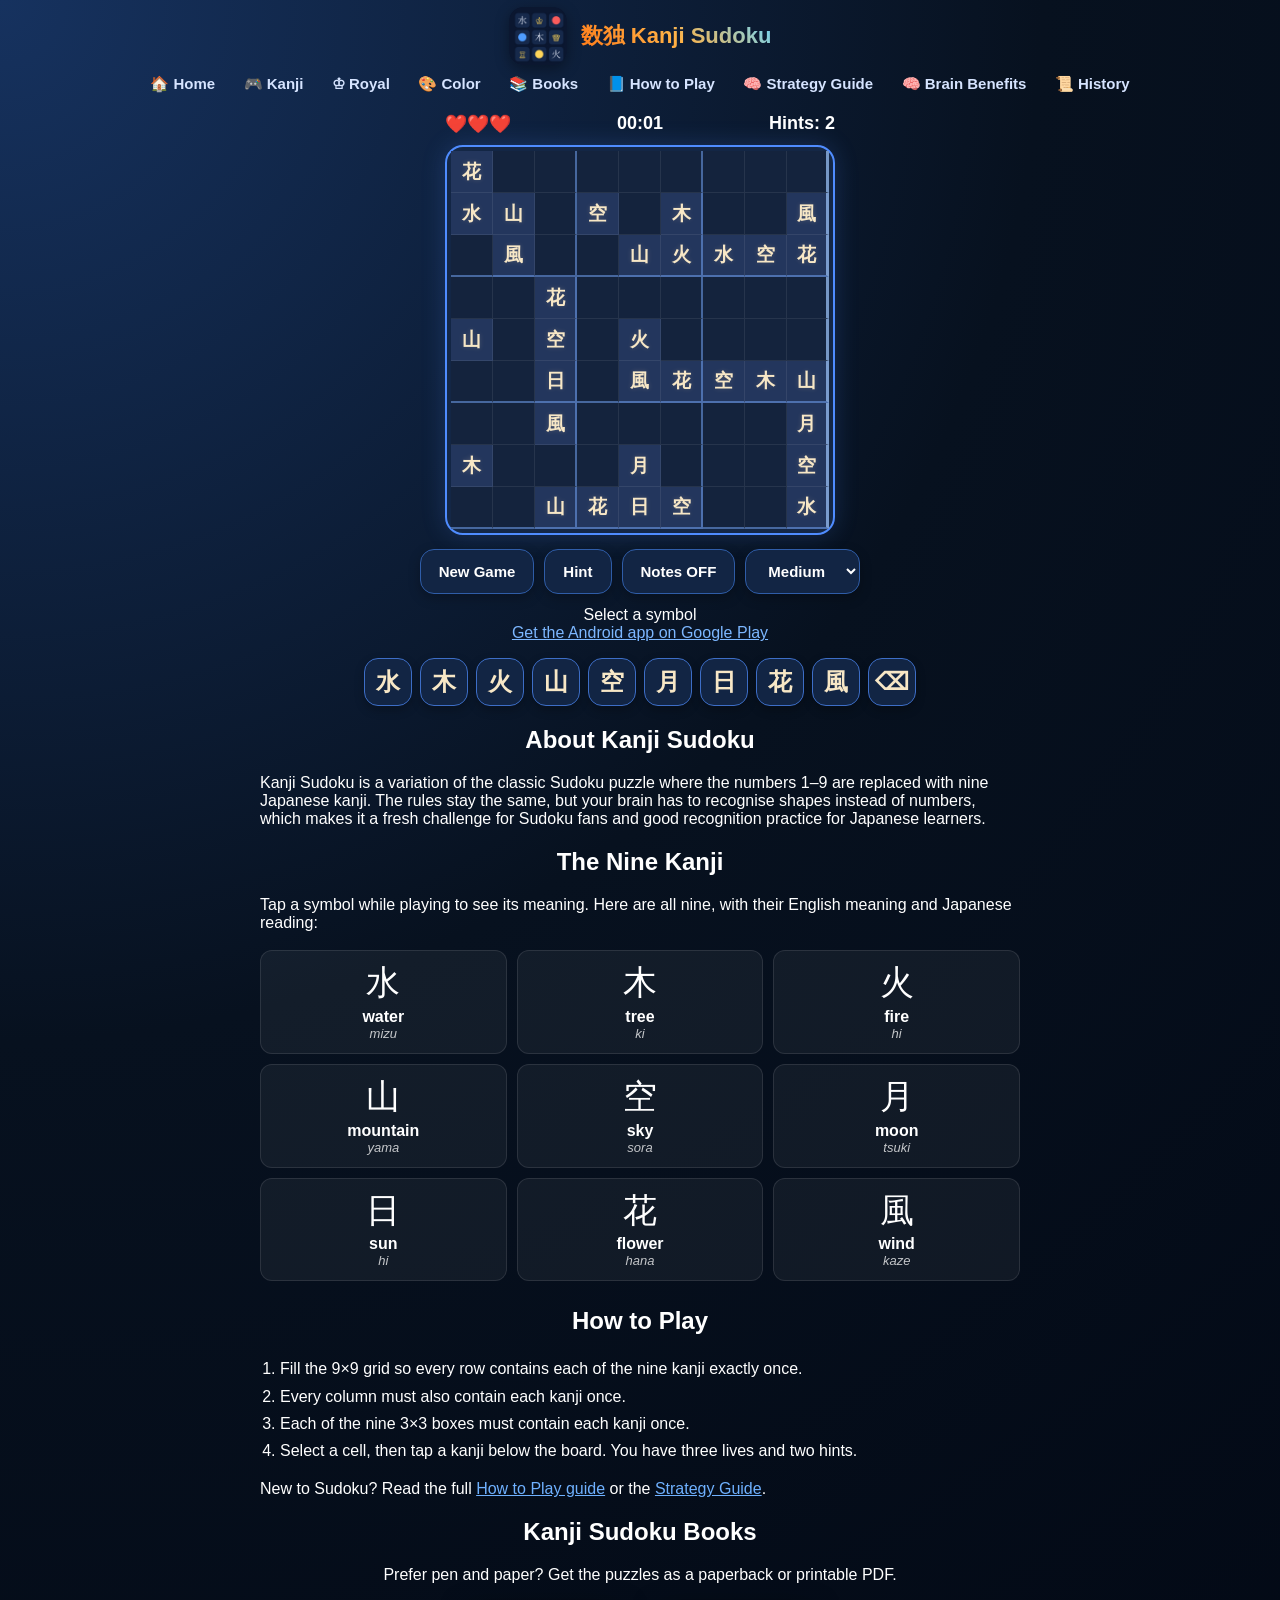
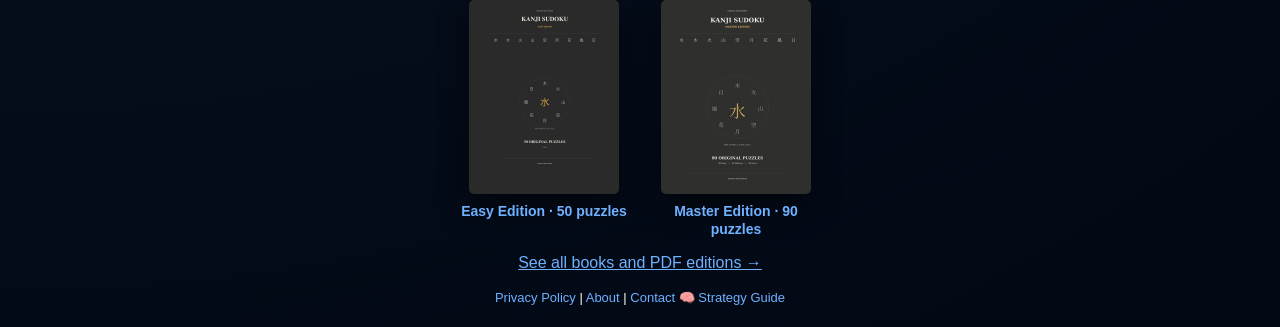
<file: kanji.html>
<!DOCTYPE html>
<html lang="en">
<head>
  <meta charset="UTF-8" />
  <meta name="viewport" content="width=device-width, initial-scale=1.0"/>

  <link rel="canonical" href="https://sudokumultiverse.com/kanji.html" />
  <title>Kanji Sudoku</title>

  <meta name="description"
  content="Play Kanji Sudoku online free. Sudoku with nine Japanese kanji instead of numbers, with their meanings and readings. Great kanji recognition practice.">

  

  <link rel="icon" href="/logo.png">

  <link rel="stylesheet" href="style.css" />

 <!-- Google Analytics -->
<script async src="https://www.googletagmanager.com/gtag/js?id=G-TTLG5QWZY1"></script>
<script>
window.dataLayer = window.dataLayer || [];
function gtag(){dataLayer.push(arguments);}
gtag('js', new Date());

gtag('config', 'G-TTLG5QWZY1');
</script>

</head>

<body>

<div class="container">

  <div class="title-container">
    <img src="logo.png" class="app-logo" alt="Kanji Sudoku logo" />

    <h1 class="game-title">
      <span class="kanji">数独</span>
      Kanji Sudoku
    </h1>
  </div>

  <div class="nav-links">
    <a href="/">🏠 Home</a>
    <a href="/kanji.html">🎮 Kanji</a>
    <a href="/Royal.html">♔ Royal</a>
    <a href="/Color.html">🎨 Color</a>
    <a href="/books.html">📚 Books</a>
    <a href="/how-to-play.html">📘 How to Play</a>
    <a href="/sudoku-strategy-guide.html">🧠 Strategy Guide</a>
    <a href="/memory-and-concentration.html">🧠 Brain Benefits</a>
    <a href="/history-of-sudoku.html">📜 History</a>
  </div>

  <div class="game-wrapper">

    <div class="top-bar">
      <div id="lives">❤️❤️❤️</div>
      <div id="timer">00:00</div>
      <div id="hints">Hints: 2</div>
    </div>

    <div id="board"></div>

    <div class="controls">
      <button id="new-game-btn">New Game</button>
      <button id="hint-btn">Hint</button>
      <button id="notes-btn">Notes OFF</button>

      <select id="difficulty">
        <option value="easy">Easy</option>
        <option value="medium" selected>Medium</option>
        <option value="hard">Hard</option>
      </select>
    </div>

    <div id="symbol-meaning">Select a symbol</div>

    <div class="store-link-wrap">
      <a
        class="store-link"
        href="https://play.google.com/store/apps/details?id=com.swayamkrushi.kanjisudoku"
        target="_blank"
        rel="noopener noreferrer"
      >
        Get the Android app on Google Play
      </a>
    </div>

    <div id="numpad"></div>

  </div>

  <div class="about-section kj-about">
    <style>
      .kj-about { text-align:left; max-width:760px; margin-left:auto; margin-right:auto; }
      .kj-about h2 { text-align:center; }
      .kj-about a { color:#6fb1ff; }
      .kj-grid { display:grid; grid-template-columns:repeat(3,1fr); gap:10px; margin:18px 0 26px; }
      .kj-cell { display:flex; flex-direction:column; align-items:center; padding:12px 6px; border-radius:12px; background:rgba(255,255,255,.05); border:1px solid rgba(255,255,255,.1); }
      .kj-char { font-size:34px; line-height:1.2; font-family:"Yu Mincho","Hiragino Mincho ProN","Noto Serif JP",serif; }
      .kj-en { font-weight:700; margin-top:4px; }
      .kj-ro { font-size:13px; opacity:.75; font-style:italic; }
      .kj-steps { padding-left:20px; line-height:1.7; }
      .kj-books { display:flex; gap:22px; justify-content:center; flex-wrap:wrap; margin-top:14px; }
      .kj-book { text-align:center; width:170px; text-decoration:none; color:inherit; }
      .kj-book img { width:150px; height:auto; aspect-ratio:600/776; border-radius:5px; box-shadow:0 12px 28px rgba(0,0,0,.5); display:block; margin:0 auto 8px; }
      .kj-book span { font-size:14px; font-weight:600; }
    </style>

    <h2>About Kanji Sudoku</h2>

    <p>
      Kanji Sudoku is a variation of the classic Sudoku puzzle where the numbers 1–9 are replaced with
      nine Japanese kanji. The rules stay the same, but your brain has to recognise shapes instead of
      numbers, which makes it a fresh challenge for Sudoku fans and good recognition practice for
      Japanese learners.
    </p>

    <h2>The Nine Kanji</h2>
    <p>Tap a symbol while playing to see its meaning. Here are all nine, with their English meaning and Japanese reading:</p>

    <div class="kj-grid">
        <div class="kj-cell"><span class="kj-char">水</span><span class="kj-en">water</span><span class="kj-ro">mizu</span></div>
        <div class="kj-cell"><span class="kj-char">木</span><span class="kj-en">tree</span><span class="kj-ro">ki</span></div>
        <div class="kj-cell"><span class="kj-char">火</span><span class="kj-en">fire</span><span class="kj-ro">hi</span></div>
        <div class="kj-cell"><span class="kj-char">山</span><span class="kj-en">mountain</span><span class="kj-ro">yama</span></div>
        <div class="kj-cell"><span class="kj-char">空</span><span class="kj-en">sky</span><span class="kj-ro">sora</span></div>
        <div class="kj-cell"><span class="kj-char">月</span><span class="kj-en">moon</span><span class="kj-ro">tsuki</span></div>
        <div class="kj-cell"><span class="kj-char">日</span><span class="kj-en">sun</span><span class="kj-ro">hi</span></div>
        <div class="kj-cell"><span class="kj-char">花</span><span class="kj-en">flower</span><span class="kj-ro">hana</span></div>
        <div class="kj-cell"><span class="kj-char">風</span><span class="kj-en">wind</span><span class="kj-ro">kaze</span></div>
    </div>

    <h2>How to Play</h2>
    <ol class="kj-steps">
      <li>Fill the 9×9 grid so every row contains each of the nine kanji exactly once.</li>
      <li>Every column must also contain each kanji once.</li>
      <li>Each of the nine 3×3 boxes must contain each kanji once.</li>
      <li>Select a cell, then tap a kanji below the board. You have three lives and two hints.</li>
    </ol>
    <p>New to Sudoku? Read the full <a href="/how-to-play.html">How to Play guide</a> or the <a href="/sudoku-strategy-guide.html">Strategy Guide</a>.</p>

    <h2>Kanji Sudoku Books</h2>
    <p style="text-align:center">Prefer pen and paper? Get the puzzles as a paperback or printable PDF.</p>
    <div class="kj-books">
      <a class="kj-book" href="https://www.amazon.com/dp/B0HPQLY6QF" target="_blank" rel="noopener noreferrer" onclick="trackBook('kanji_easy','kanji_page')">
        <img src="/cover-kanji-easy.jpg" alt="Kanji Sudoku: Easy Edition cover" loading="lazy" width="600" height="776">
        <span>Easy Edition · 50 puzzles</span>
      </a>
      <a class="kj-book" href="https://www.amazon.com/dp/B0HFG8KLT1" target="_blank" rel="noopener noreferrer" onclick="trackBook('kanji_master','kanji_page')">
        <img src="/cover-kanji-master.jpg" alt="Kanji Sudoku: Master Edition cover" loading="lazy" width="600" height="776">
        <span>Master Edition · 90 puzzles</span>
      </a>
    </div>
    <p style="text-align:center"><a href="/books.html">See all books and PDF editions →</a></p>

    <script>
      function trackBook(book, store) {
        if (typeof gtag === 'function') gtag('event', 'book_click', { 'book': book, 'store': store });
      }
    </script>
  </div>

 <!-- Adsterra Native Banner -->
   <!--
<script async data-cfasync="false"
src="https://pl29640384.effectivecpmnetwork.com/16ef3b8886c17de5f5870af71ad1f771/invoke.js"></script>

<div id="container-16ef3b8886c17de5f5870af71ad1f771"></div>
-->
<!-- Footer -->
<div class="footer-links">

<!-- FOOTER -->
<div class="footer-links">

  <div class="footer-links">
    <a href="/privacy.html">Privacy Policy</a> |
    <a href="/about.html">About</a> |
    <a href="/contact.html">Contact</a>
    <a href="/sudoku-strategy-guide.html">🧠 Strategy Guide</a>
  </div>

</div>


<script src="script.js" defer></script>

</body>
</html>
</file>
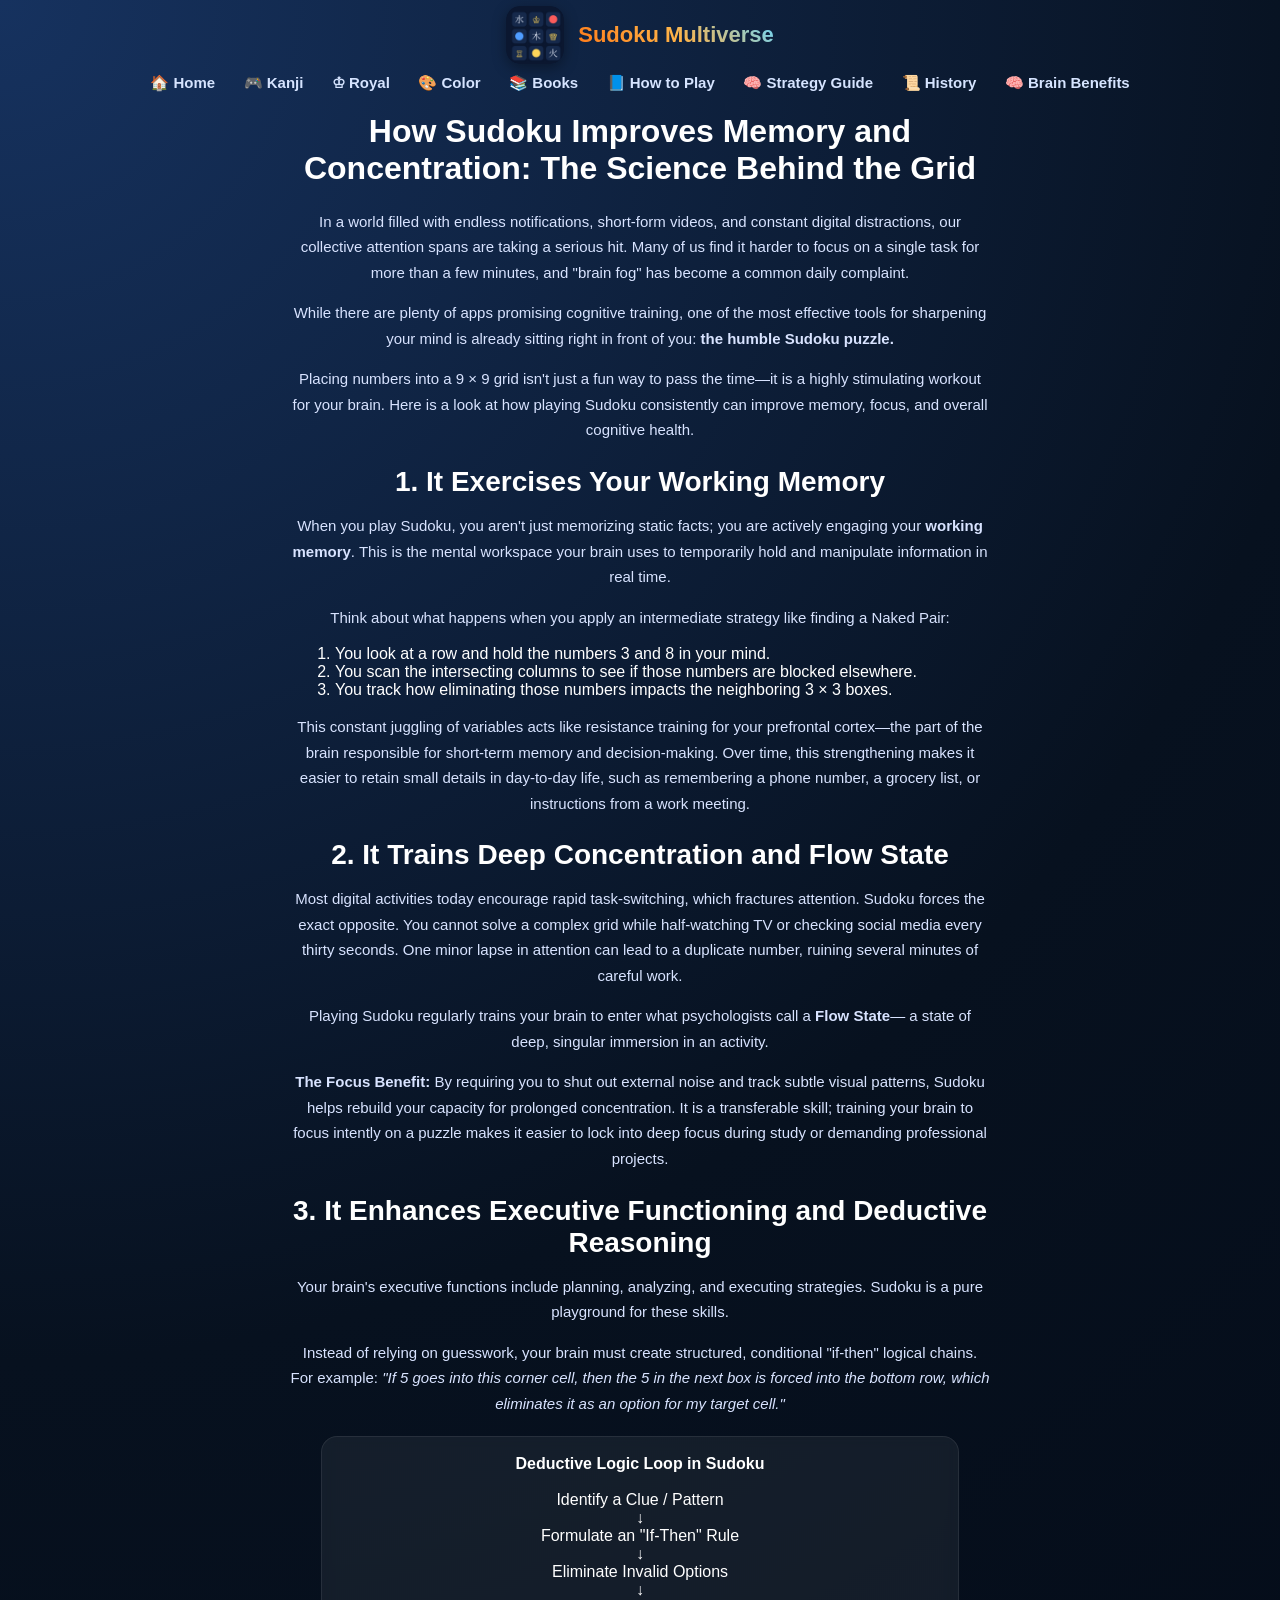
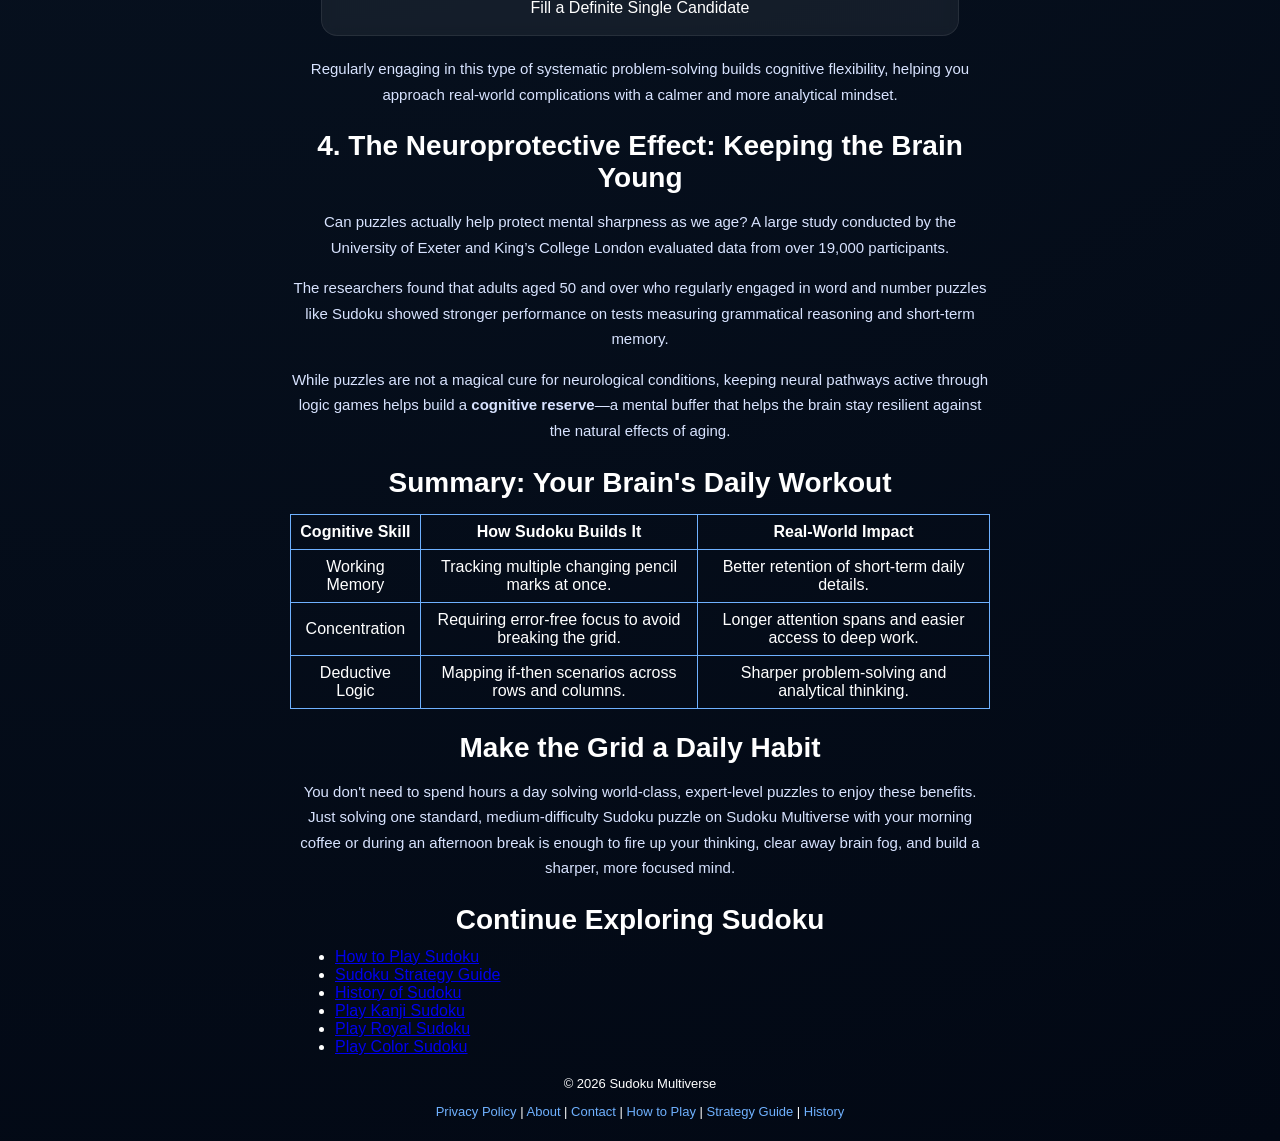
<file: memory-and-concentration.html>
<!DOCTYPE html>
<html lang="en">
<head>
  <meta charset="UTF-8" />
  <meta name="viewport" content="width=device-width, initial-scale=1.0"/>

  <link rel="canonical" href="https://sudokumultiverse.com/memory-and-concentration.html" />
  <title>How Sudoku Improves Memory and Concentration | Sudoku Multiverse</title>

  <meta name="description"
  content="Learn how Sudoku improves memory, concentration, logical thinking and cognitive health through daily puzzle solving.">

  <meta name="google-adsense-account" content="ca-pub-4704776080952179">

  <link rel="icon" href="/logo.png">
  <link rel="stylesheet" href="style.css" />
  <!-- Google Analytics -->
<script async src="https://www.googletagmanager.com/gtag/js?id=G-TTLG5QWZY1"></script>
<script>
window.dataLayer = window.dataLayer || [];
function gtag(){dataLayer.push(arguments);}
gtag('js', new Date());

gtag('config', 'G-TTLG5QWZY1');
</script>
</head>

<body>

<div class="container">

  <div class="title-container">
    <img src="logo.png" class="app-logo" alt="Sudoku Multiverse logo" />
    <h1 class="game-title">Sudoku Multiverse</h1>
  </div>

  <div class="nav-links">
    <a href="/">🏠 Home</a>
    <a href="/kanji.html">🎮 Kanji</a>
    <a href="/Royal.html">♔ Royal</a>
    <a href="/Color.html">🎨 Color</a>
    <a href="/books.html">📚 Books</a>
    <a href="/how-to-play.html">📘 How to Play</a>
    <a href="/sudoku-strategy-guide.html">🧠 Strategy Guide</a>
    <a href="/history-of-sudoku.html">📜 History</a>
    <a href="/memory-and-concentration.html">🧠 Brain Benefits</a>
  </div>

  <main class="home-intro">

    <h1>How Sudoku Improves Memory and Concentration: The Science Behind the Grid</h1>

    <p>
      In a world filled with endless notifications, short-form videos, and constant digital distractions,
      our collective attention spans are taking a serious hit. Many of us find it harder to focus on a
      single task for more than a few minutes, and "brain fog" has become a common daily complaint.
    </p>

    <p>
      While there are plenty of apps promising cognitive training, one of the most effective tools for
      sharpening your mind is already sitting right in front of you: <strong>the humble Sudoku puzzle.</strong>
    </p>

    <p>
      Placing numbers into a 9 × 9 grid isn't just a fun way to pass the time—it is a highly stimulating
      workout for your brain. Here is a look at how playing Sudoku consistently can improve memory,
      focus, and overall cognitive health.
    </p>

    <h2>1. It Exercises Your Working Memory</h2>

    <p>
      When you play Sudoku, you aren't just memorizing static facts; you are actively engaging your
      <strong>working memory</strong>. This is the mental workspace your brain uses to temporarily hold
      and manipulate information in real time.
    </p>

    <p>
      Think about what happens when you apply an intermediate strategy like finding a Naked Pair:
    </p>

    <ol style="text-align:left; max-width:650px; margin:0 auto;">
      <li>You look at a row and hold the numbers 3 and 8 in your mind.</li>
      <li>You scan the intersecting columns to see if those numbers are blocked elsewhere.</li>
      <li>You track how eliminating those numbers impacts the neighboring 3 × 3 boxes.</li>
    </ol>

    <p>
      This constant juggling of variables acts like resistance training for your prefrontal cortex—the
      part of the brain responsible for short-term memory and decision-making. Over time, this
      strengthening makes it easier to retain small details in day-to-day life, such as remembering a
      phone number, a grocery list, or instructions from a work meeting.
    </p>

    <h2>2. It Trains Deep Concentration and Flow State</h2>

    <p>
      Most digital activities today encourage rapid task-switching, which fractures attention. Sudoku
      forces the exact opposite. You cannot solve a complex grid while half-watching TV or checking
      social media every thirty seconds. One minor lapse in attention can lead to a duplicate number,
      ruining several minutes of careful work.
    </p>

    <p>
      Playing Sudoku regularly trains your brain to enter what psychologists call a <strong>Flow State</strong>—
      a state of deep, singular immersion in an activity.
    </p>

    <p>
      <strong>The Focus Benefit:</strong> By requiring you to shut out external noise and track subtle
      visual patterns, Sudoku helps rebuild your capacity for prolonged concentration. It is a
      transferable skill; training your brain to focus intently on a puzzle makes it easier to lock into
      deep focus during study or demanding professional projects.
    </p>

    <h2>3. It Enhances Executive Functioning and Deductive Reasoning</h2>

    <p>
      Your brain's executive functions include planning, analyzing, and executing strategies. Sudoku is
      a pure playground for these skills.
    </p>

    <p>
      Instead of relying on guesswork, your brain must create structured, conditional "if-then" logical
      chains. For example: <em>"If 5 goes into this corner cell, then the 5 in the next box is forced
      into the bottom row, which eliminates it as an option for my target cell."</em>
    </p>

    <div class="feature-item" style="max-width:600px; margin:20px auto; text-align:center;">
      <strong>Deductive Logic Loop in Sudoku</strong><br><br>
      Identify a Clue / Pattern<br>
      ↓<br>
      Formulate an "If-Then" Rule<br>
      ↓<br>
      Eliminate Invalid Options<br>
      ↓<br>
      Fill a Definite Single Candidate
    </div>

    <p>
      Regularly engaging in this type of systematic problem-solving builds cognitive flexibility,
      helping you approach real-world complications with a calmer and more analytical mindset.
    </p>

    <h2>4. The Neuroprotective Effect: Keeping the Brain Young</h2>

    <p>
      Can puzzles actually help protect mental sharpness as we age? A large study conducted by the
      University of Exeter and King’s College London evaluated data from over 19,000 participants.
    </p>

    <p>
      The researchers found that adults aged 50 and over who regularly engaged in word and number
      puzzles like Sudoku showed stronger performance on tests measuring grammatical reasoning
      and short-term memory.
    </p>

    <p>
      While puzzles are not a magical cure for neurological conditions, keeping neural pathways active
      through logic games helps build a <strong>cognitive reserve</strong>—a mental buffer that helps the
      brain stay resilient against the natural effects of aging.
    </p>

    <h2>Summary: Your Brain's Daily Workout</h2>

    <table style="width:100%; border-collapse:collapse; margin-top:15px;">
      <tr>
        <th style="border:1px solid #6fb1ff; padding:8px;">Cognitive Skill</th>
        <th style="border:1px solid #6fb1ff; padding:8px;">How Sudoku Builds It</th>
        <th style="border:1px solid #6fb1ff; padding:8px;">Real-World Impact</th>
      </tr>

      <tr>
        <td style="border:1px solid #6fb1ff; padding:8px;">Working Memory</td>
        <td style="border:1px solid #6fb1ff; padding:8px;">Tracking multiple changing pencil marks at once.</td>
        <td style="border:1px solid #6fb1ff; padding:8px;">Better retention of short-term daily details.</td>
      </tr>

      <tr>
        <td style="border:1px solid #6fb1ff; padding:8px;">Concentration</td>
        <td style="border:1px solid #6fb1ff; padding:8px;">Requiring error-free focus to avoid breaking the grid.</td>
        <td style="border:1px solid #6fb1ff; padding:8px;">Longer attention spans and easier access to deep work.</td>
      </tr>

      <tr>
        <td style="border:1px solid #6fb1ff; padding:8px;">Deductive Logic</td>
        <td style="border:1px solid #6fb1ff; padding:8px;">Mapping if-then scenarios across rows and columns.</td>
        <td style="border:1px solid #6fb1ff; padding:8px;">Sharper problem-solving and analytical thinking.</td>
      </tr>
    </table>

    <h2>Make the Grid a Daily Habit</h2>

    <p>
      You don't need to spend hours a day solving world-class, expert-level puzzles to enjoy these
      benefits. Just solving one standard, medium-difficulty Sudoku puzzle on Sudoku Multiverse
      with your morning coffee or during an afternoon break is enough to fire up your thinking,
      clear away brain fog, and build a sharper, more focused mind.
    </p>

    <h2>Continue Exploring Sudoku</h2>

    <ul style="text-align:left; max-width:650px; margin:0 auto;">
      <li><a href="/how-to-play.html">How to Play Sudoku</a></li>
      <li><a href="/sudoku-strategy-guide.html">Sudoku Strategy Guide</a></li>
      <li><a href="/history-of-sudoku.html">History of Sudoku</a></li>
      <li><a href="/kanji.html">Play Kanji Sudoku</a></li>
      <li><a href="/Royal.html">Play Royal Sudoku</a></li>
      <li><a href="/Color.html">Play Color Sudoku</a></li>
    </ul>

  </main>

</div>

<div class="footer-links">
  <p>© 2026 Sudoku Multiverse</p>

  <a href="/privacy.html">Privacy Policy</a> |
  <a href="/about.html">About</a> |
  <a href="/contact.html">Contact</a> |
  <a href="/how-to-play.html">How to Play</a> |
  <a href="/sudoku-strategy-guide.html">Strategy Guide</a> |
  <a href="/history-of-sudoku.html">History</a>
</div>

</body>
</html>
</file>
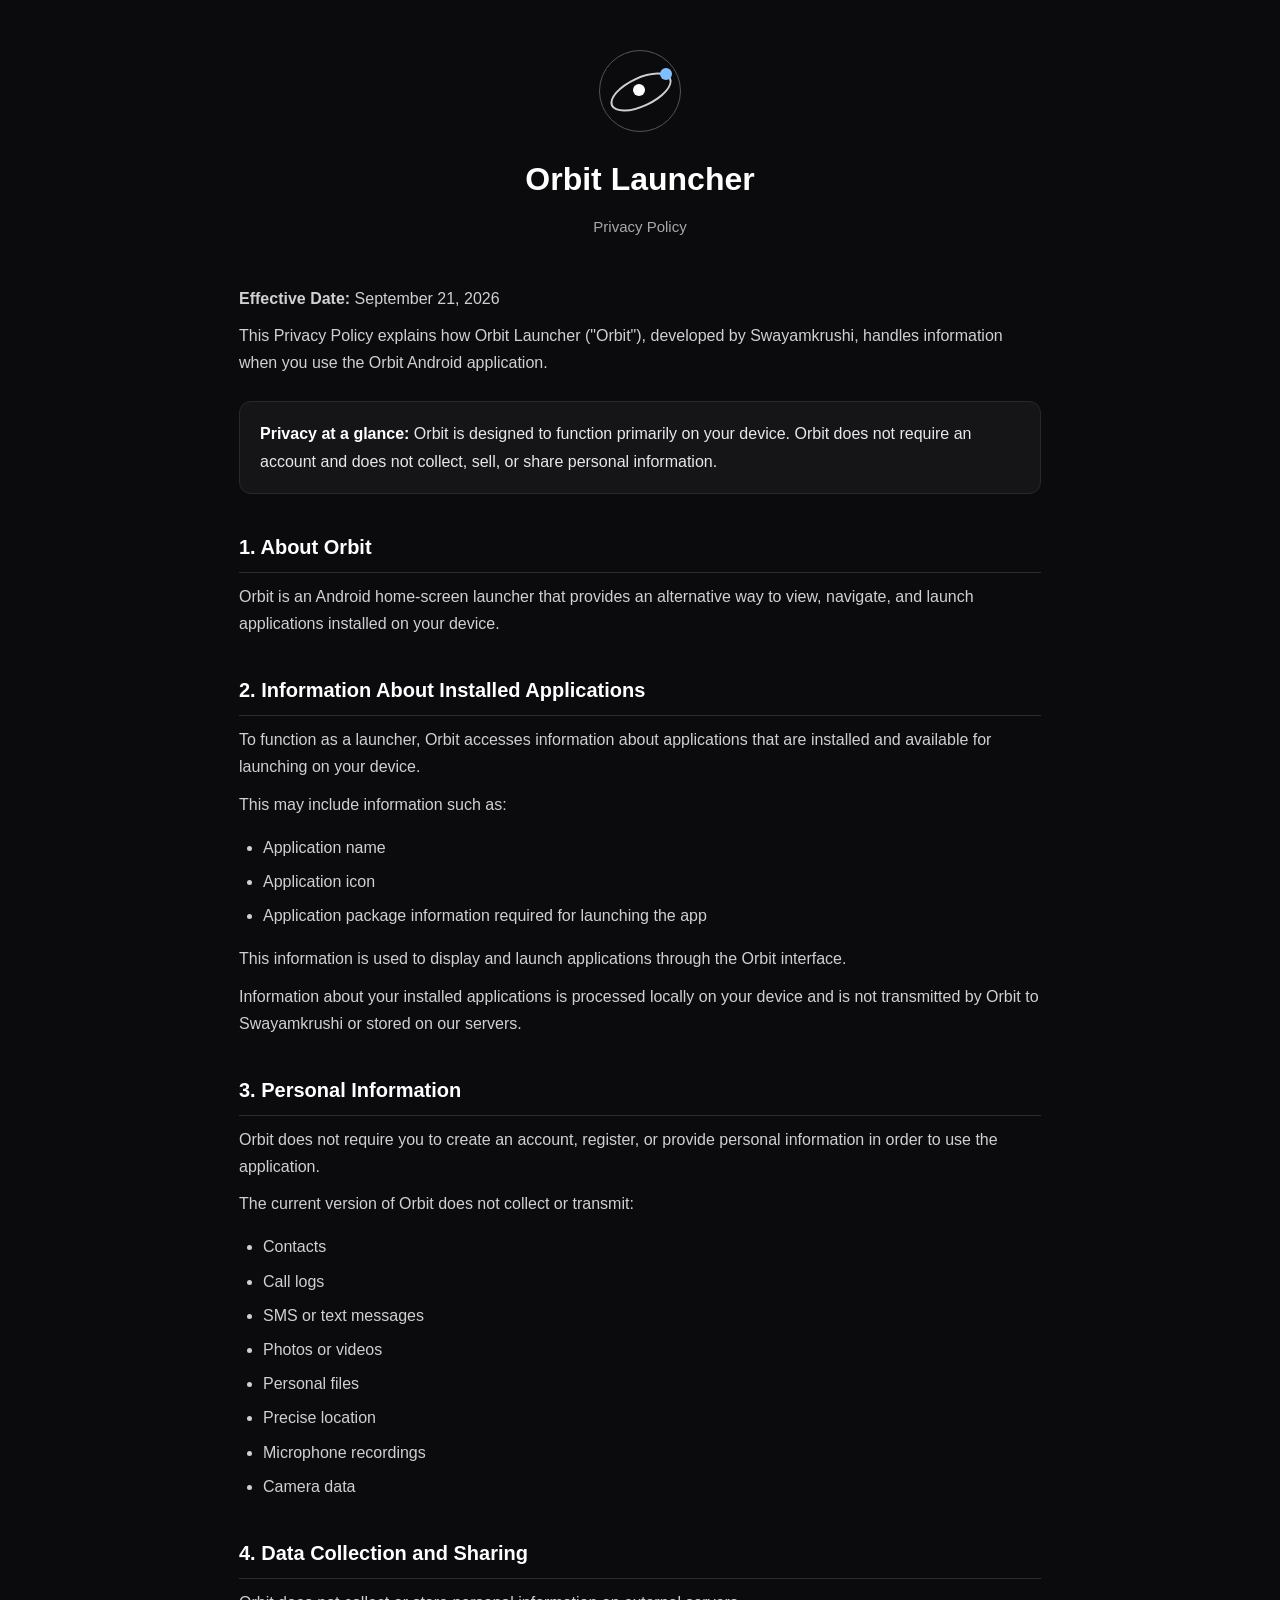
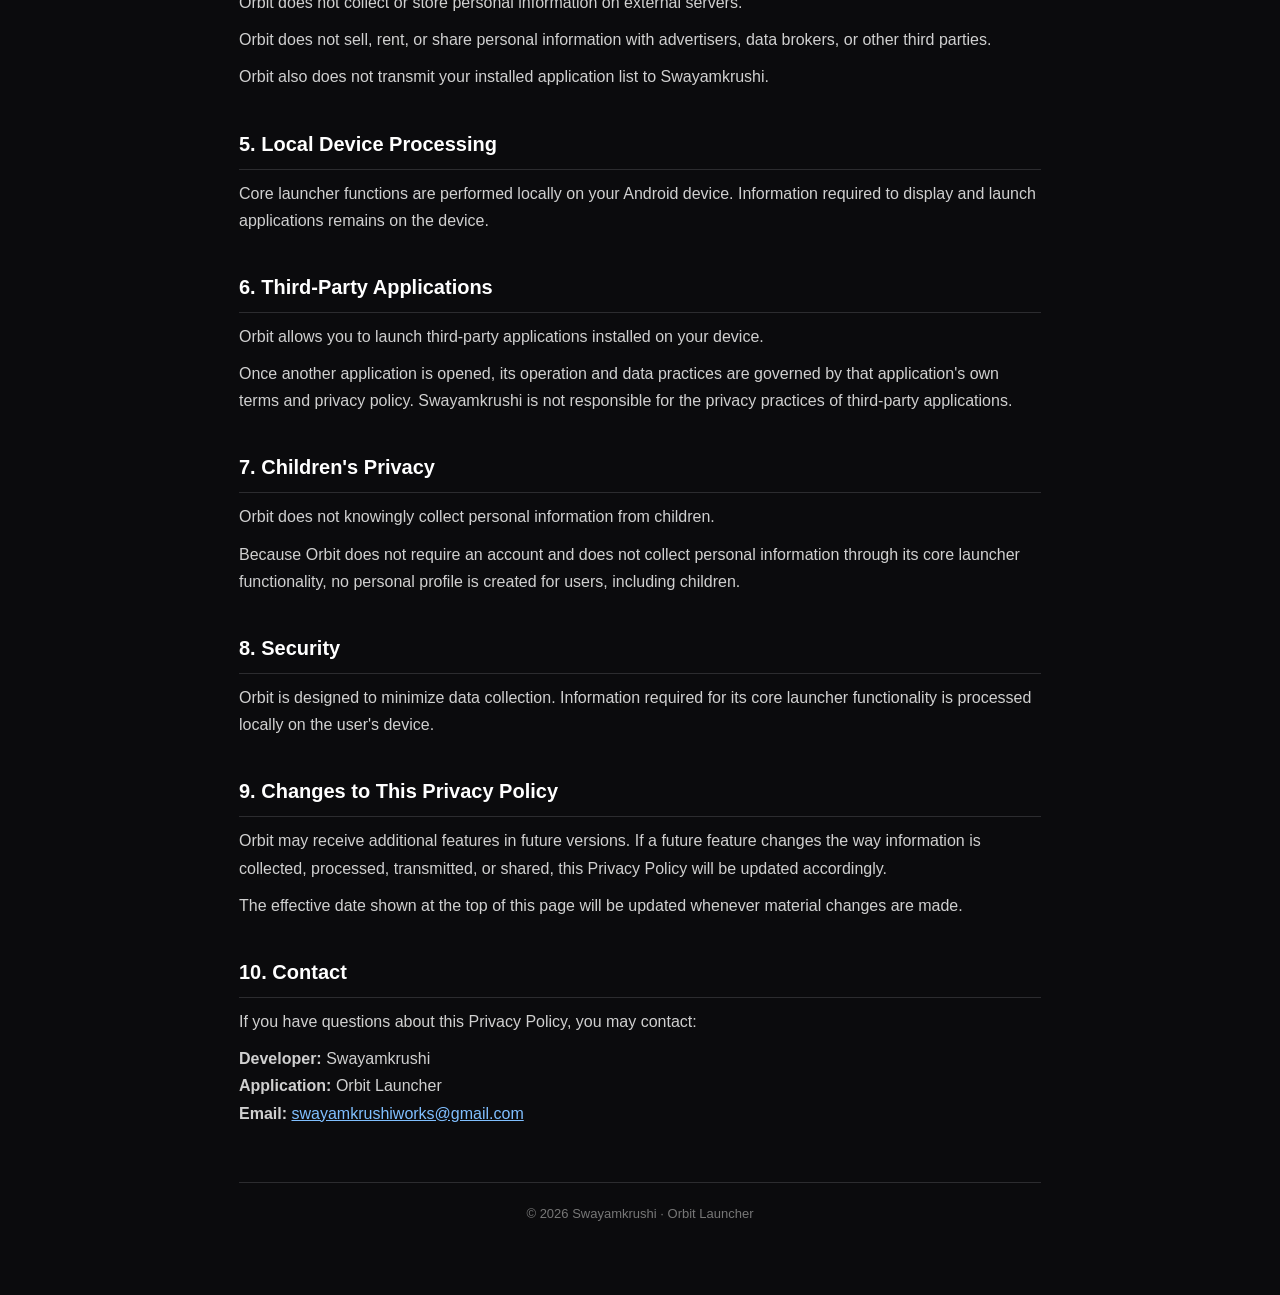
<file: orbit-privacy.html>
<!DOCTYPE html>
<html lang="en">
<head>
    <meta charset="UTF-8">
    <meta name="viewport" content="width=device-width, initial-scale=1.0">

  <link rel="canonical" href="https://sudokumultiverse.com/orbit-privacy.html" />
    <title>Orbit Launcher - Privacy Policy</title>

    <meta name="description"
          content="Privacy Policy for Orbit Launcher, an Android home screen launcher developed by Swayamkrushi.">

    <style>
        * {
            box-sizing: border-box;
        }

        body {
            margin: 0;
            padding: 0;
            background: #0b0b0d;
            color: #e8e8e8;
            font-family: Arial, Helvetica, sans-serif;
            line-height: 1.7;
        }

        .container {
            max-width: 850px;
            margin: 0 auto;
            padding: 50px 24px 70px;
        }

        .header {
            text-align: center;
            margin-bottom: 45px;
        }

        .orbit-logo {
            width: 82px;
            height: 82px;
            margin: 0 auto 20px;
            position: relative;
            border: 1px solid #555;
            border-radius: 50%;
        }

        .orbit-logo::before {
            content: "";
            position: absolute;
            width: 62px;
            height: 26px;
            border: 2px solid #cfcfcf;
            border-radius: 50%;
            top: 26px;
            left: 8px;
            transform: rotate(-25deg);
        }

        .orbit-logo::after {
            content: "";
            position: absolute;
            width: 12px;
            height: 12px;
            background: #ffffff;
            border-radius: 50%;
            top: 33px;
            left: 33px;
            box-shadow: 27px -16px 0 #80bfff;
        }

        h1 {
            margin: 0;
            font-size: 32px;
            color: #ffffff;
        }

        .subtitle {
            margin-top: 8px;
            color: #a8a8a8;
            font-size: 15px;
        }

        h2 {
            color: #ffffff;
            font-size: 20px;
            margin-top: 36px;
            margin-bottom: 10px;
            border-bottom: 1px solid #2c2c2f;
            padding-bottom: 8px;
        }

        p {
            margin: 10px 0;
            color: #d0d0d0;
        }

        ul {
            padding-left: 24px;
            color: #d0d0d0;
        }

        li {
            margin-bottom: 7px;
        }

        .highlight {
            background: #151518;
            border: 1px solid #29292d;
            border-radius: 12px;
            padding: 18px 20px;
            margin: 25px 0;
        }

        .highlight strong {
            color: #ffffff;
        }

        a {
            color: #80bfff;
        }

        .footer {
            margin-top: 55px;
            padding-top: 20px;
            border-top: 1px solid #2c2c2f;
            text-align: center;
            color: #777;
            font-size: 13px;
        }
    </style>
</head>

<body>

<div class="container">

    <div class="header">

        <div class="orbit-logo"></div>

        <h1>Orbit Launcher</h1>

        <div class="subtitle">
            Privacy Policy
        </div>

    </div>


    <p>
        <strong>Effective Date:</strong> September 21, 2026
    </p>

    <p>
        This Privacy Policy explains how Orbit Launcher ("Orbit"),
        developed by Swayamkrushi, handles information when you use
        the Orbit Android application.
    </p>


    <div class="highlight">
        <strong>Privacy at a glance:</strong>
        Orbit is designed to function primarily on your device.
        Orbit does not require an account and does not collect,
        sell, or share personal information.
    </div>


    <h2>1. About Orbit</h2>

    <p>
        Orbit is an Android home-screen launcher that provides an
        alternative way to view, navigate, and launch applications
        installed on your device.
    </p>


    <h2>2. Information About Installed Applications</h2>

    <p>
        To function as a launcher, Orbit accesses information about
        applications that are installed and available for launching
        on your device.
    </p>

    <p>
        This may include information such as:
    </p>

    <ul>
        <li>Application name</li>
        <li>Application icon</li>
        <li>Application package information required for launching the app</li>
    </ul>

    <p>
        This information is used to display and launch applications
        through the Orbit interface.
    </p>

    <p>
        Information about your installed applications is processed
        locally on your device and is not transmitted by Orbit to
        Swayamkrushi or stored on our servers.
    </p>


    <h2>3. Personal Information</h2>

    <p>
        Orbit does not require you to create an account, register,
        or provide personal information in order to use the application.
    </p>

    <p>
        The current version of Orbit does not collect or transmit:
    </p>

    <ul>
        <li>Contacts</li>
        <li>Call logs</li>
        <li>SMS or text messages</li>
        <li>Photos or videos</li>
        <li>Personal files</li>
        <li>Precise location</li>
        <li>Microphone recordings</li>
        <li>Camera data</li>
    </ul>


    <h2>4. Data Collection and Sharing</h2>

    <p>
        Orbit does not collect or store personal information on
        external servers.
    </p>

    <p>
        Orbit does not sell, rent, or share personal information
        with advertisers, data brokers, or other third parties.
    </p>

    <p>
        Orbit also does not transmit your installed application list
        to Swayamkrushi.
    </p>


    <h2>5. Local Device Processing</h2>

    <p>
        Core launcher functions are performed locally on your Android
        device. Information required to display and launch applications
        remains on the device.
    </p>


    <h2>6. Third-Party Applications</h2>

    <p>
        Orbit allows you to launch third-party applications installed
        on your device.
    </p>

    <p>
        Once another application is opened, its operation and data
        practices are governed by that application's own terms and
        privacy policy. Swayamkrushi is not responsible for the privacy
        practices of third-party applications.
    </p>


    <h2>7. Children's Privacy</h2>

    <p>
        Orbit does not knowingly collect personal information from
        children.
    </p>

    <p>
        Because Orbit does not require an account and does not collect
        personal information through its core launcher functionality,
        no personal profile is created for users, including children.
    </p>


    <h2>8. Security</h2>

    <p>
        Orbit is designed to minimize data collection. Information
        required for its core launcher functionality is processed
        locally on the user's device.
    </p>


    <h2>9. Changes to This Privacy Policy</h2>

    <p>
        Orbit may receive additional features in future versions.
        If a future feature changes the way information is collected,
        processed, transmitted, or shared, this Privacy Policy will
        be updated accordingly.
    </p>

    <p>
        The effective date shown at the top of this page will be
        updated whenever material changes are made.
    </p>


    <h2>10. Contact</h2>

    <p>
        If you have questions about this Privacy Policy, you may
        contact:
    </p>

    <p>
        <strong>Developer:</strong> Swayamkrushi<br>
        <strong>Application:</strong> Orbit Launcher<br>
        <strong>Email:</strong>
        <a href="mailto:swayamkrushiworks@gmail.com">swayamkrushiworks@gmail.com</a>
    </p>


    <div class="footer">
        © 2026 Swayamkrushi · Orbit Launcher
    </div>

</div>

</body>
</html>
</file>
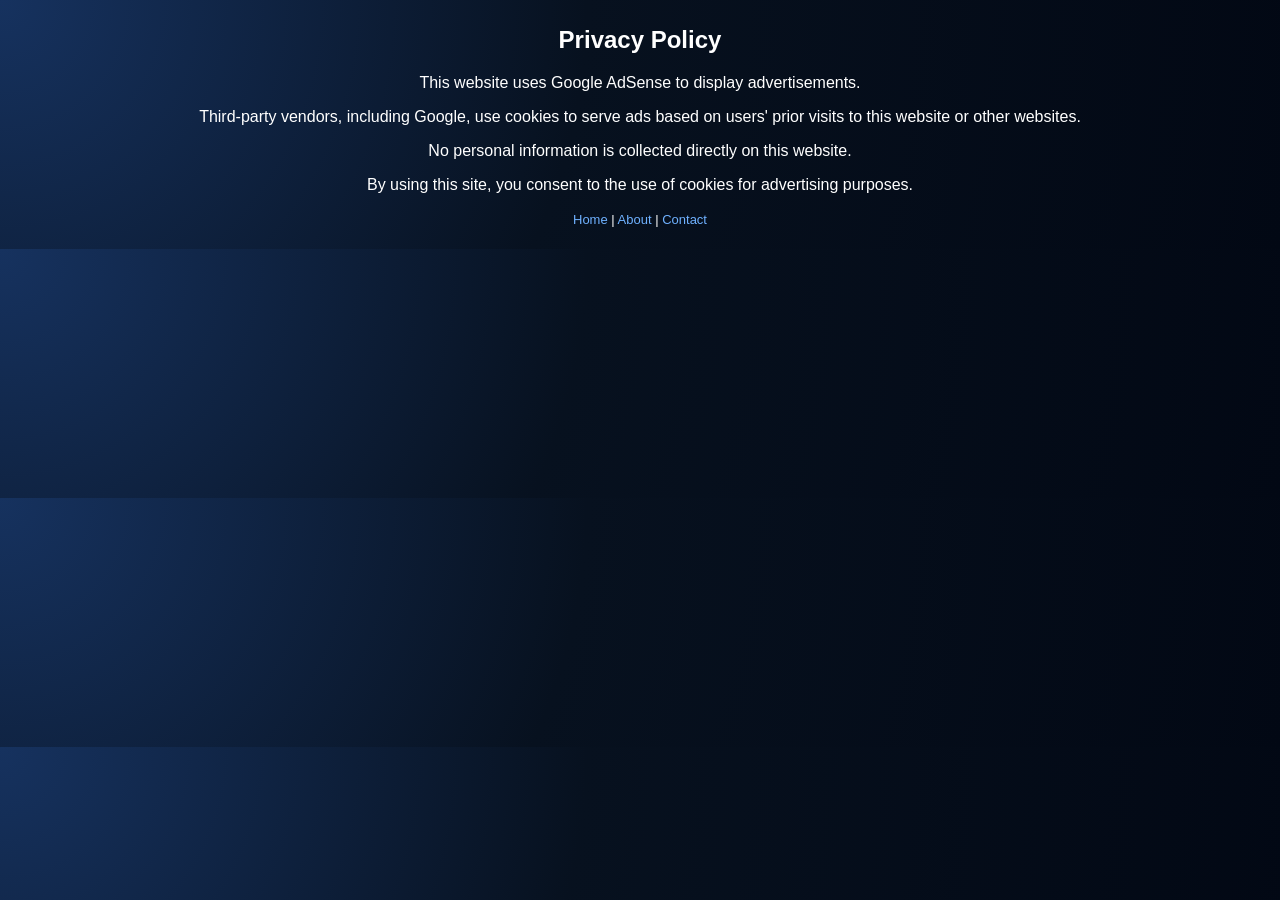
<file: privacy.html>
<!DOCTYPE html>
<html lang="en">
<head>
  <meta charset="UTF-8" />
  <meta name="viewport" content="width=device-width, initial-scale=1.0"/>
  <link rel="canonical" href="https://sudokumultiverse.com/privacy.html" />
  <title>Privacy Policy - Sudoku Multiverse</title>
  <link rel="stylesheet" href="style.css" />
  <!-- Google Analytics -->
<script async src="https://www.googletagmanager.com/gtag/js?id=G-TTLG5QWZY1"></script>
<script>
window.dataLayer = window.dataLayer || [];
function gtag(){dataLayer.push(arguments);}
gtag('js', new Date());

gtag('config', 'G-TTLG5QWZY1');
</script>
</head>
<body>

<div class="container">
  <h2>Privacy Policy</h2>

  <p>This website uses Google AdSense to display advertisements.</p>

  <p>Third-party vendors, including Google, use cookies to serve ads based on users' prior visits to this website or other websites.</p>

  <p>No personal information is collected directly on this website.</p>

  <p>By using this site, you consent to the use of cookies for advertising purposes.</p>

  <div class="footer-links">
    <a href="/">Home</a> |
    <a href="/about.html">About</a> |
    <a href="/contact.html">Contact</a>
  </div>
</div>

</body>
</html>
</file>
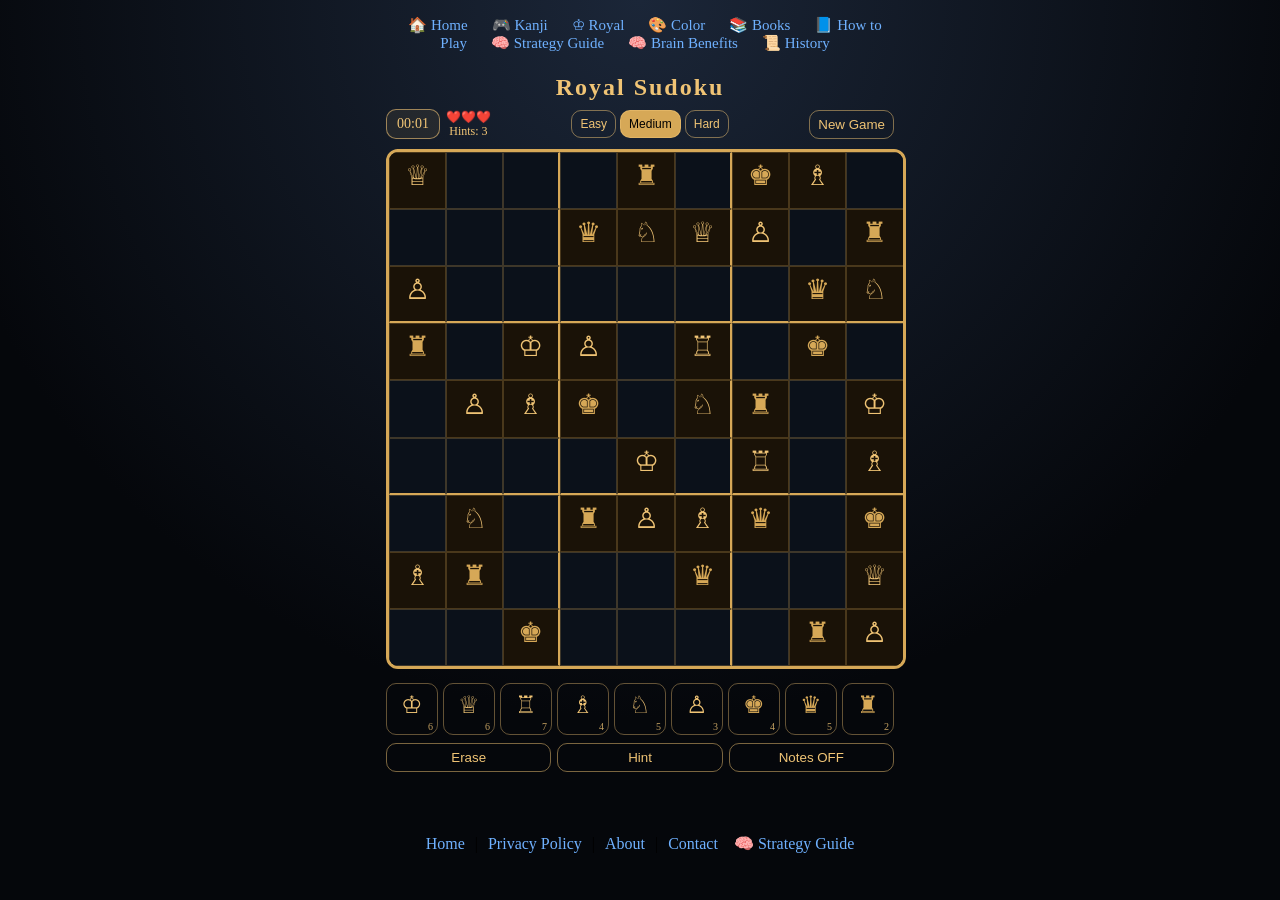
<file: Royal.html>
<!DOCTYPE html>
<html lang="en">
<head>
  <meta charset="UTF-8" />
  <meta name="viewport" content="width=device-width, initial-scale=1.0" />

  <link rel="canonical" href="https://sudokumultiverse.com/Royal.html" />
  <title>Royal Sudoku</title>

  <meta name="description"
  content="Play Royal Sudoku online using symbolic chess pieces instead of numbers.">

  
  <link rel="icon" href="/logo.png">

  <link rel="stylesheet" href="Royal.css" />

  <!-- Google Analytics -->
<script async src="https://www.googletagmanager.com/gtag/js?id=G-TTLG5QWZY1"></script>
<script>
window.dataLayer = window.dataLayer || [];
function gtag(){dataLayer.push(arguments);}
gtag('js', new Date());

gtag('config', 'G-TTLG5QWZY1');
</script>

</head>

<body>

<div class="app">

  <div class="nav-links">
    <a href="/">🏠 Home</a>
    <a href="/kanji.html">🎮 Kanji</a>
    <a href="/Royal.html">♔ Royal</a>
    <a href="/Color.html">🎨 Color</a>
    <a href="/books.html">📚 Books</a>
    <a href="/how-to-play.html">📘 How to Play</a>
    <a href="/sudoku-strategy-guide.html">🧠 Strategy Guide</a>
    <a href="/memory-and-concentration.html">🧠 Brain Benefits</a>
    <a href="/history-of-sudoku.html">📜 History</a>
  </div>

  <h1>Royal Sudoku</h1>

  <div class="top-bar">

    <div id="timer">00:00</div>

    <div class="status">
      <div id="lives">❤️❤️❤️</div>
      <div id="hints">Hints: 3</div>
    </div>

    <div class="difficulty">
      <button onclick="setDifficulty('easy')">Easy</button>
      <button onclick="setDifficulty('medium')">Medium</button>
      <button onclick="setDifficulty('hard')">Hard</button>
    </div>

    <button id="newGameBtn">New Game</button>

  </div>

  <div id="board" class="board"></div>

  <div id="keypad" class="keypad"></div>

  <div class="actions">
    <button id="eraseBtn">Erase</button>
    <button id="hintBtn">Hint</button>
    <button id="notesBtn">Notes OFF</button>
  </div>

  <div id="message"></div>

<!-- Adsterra Native Banner -->
  <!--
<script async data-cfasync="false"
src="https://pl29640384.effectivecpmnetwork.com/16ef3b8886c17de5f5870af71ad1f771/invoke.js"></script>

<div id="container-16ef3b8886c17de5f5870af71ad1f771"></div>
-->
<!-- Footer -->
<div class="footer-links">

<!-- FOOTER -->
<div class="footer-links">

  <div class="footer-links">

    <a href="/">Home</a> |
    <a href="/privacy.html">Privacy Policy</a> |
    <a href="/about.html">About</a> |
    <a href="/contact.html">Contact</a>
<a href="/sudoku-strategy-guide.html">🧠 Strategy Guide</a>
  </div>

</div>

<script src="Royal.js"></script>

</body>
</html>
</file>
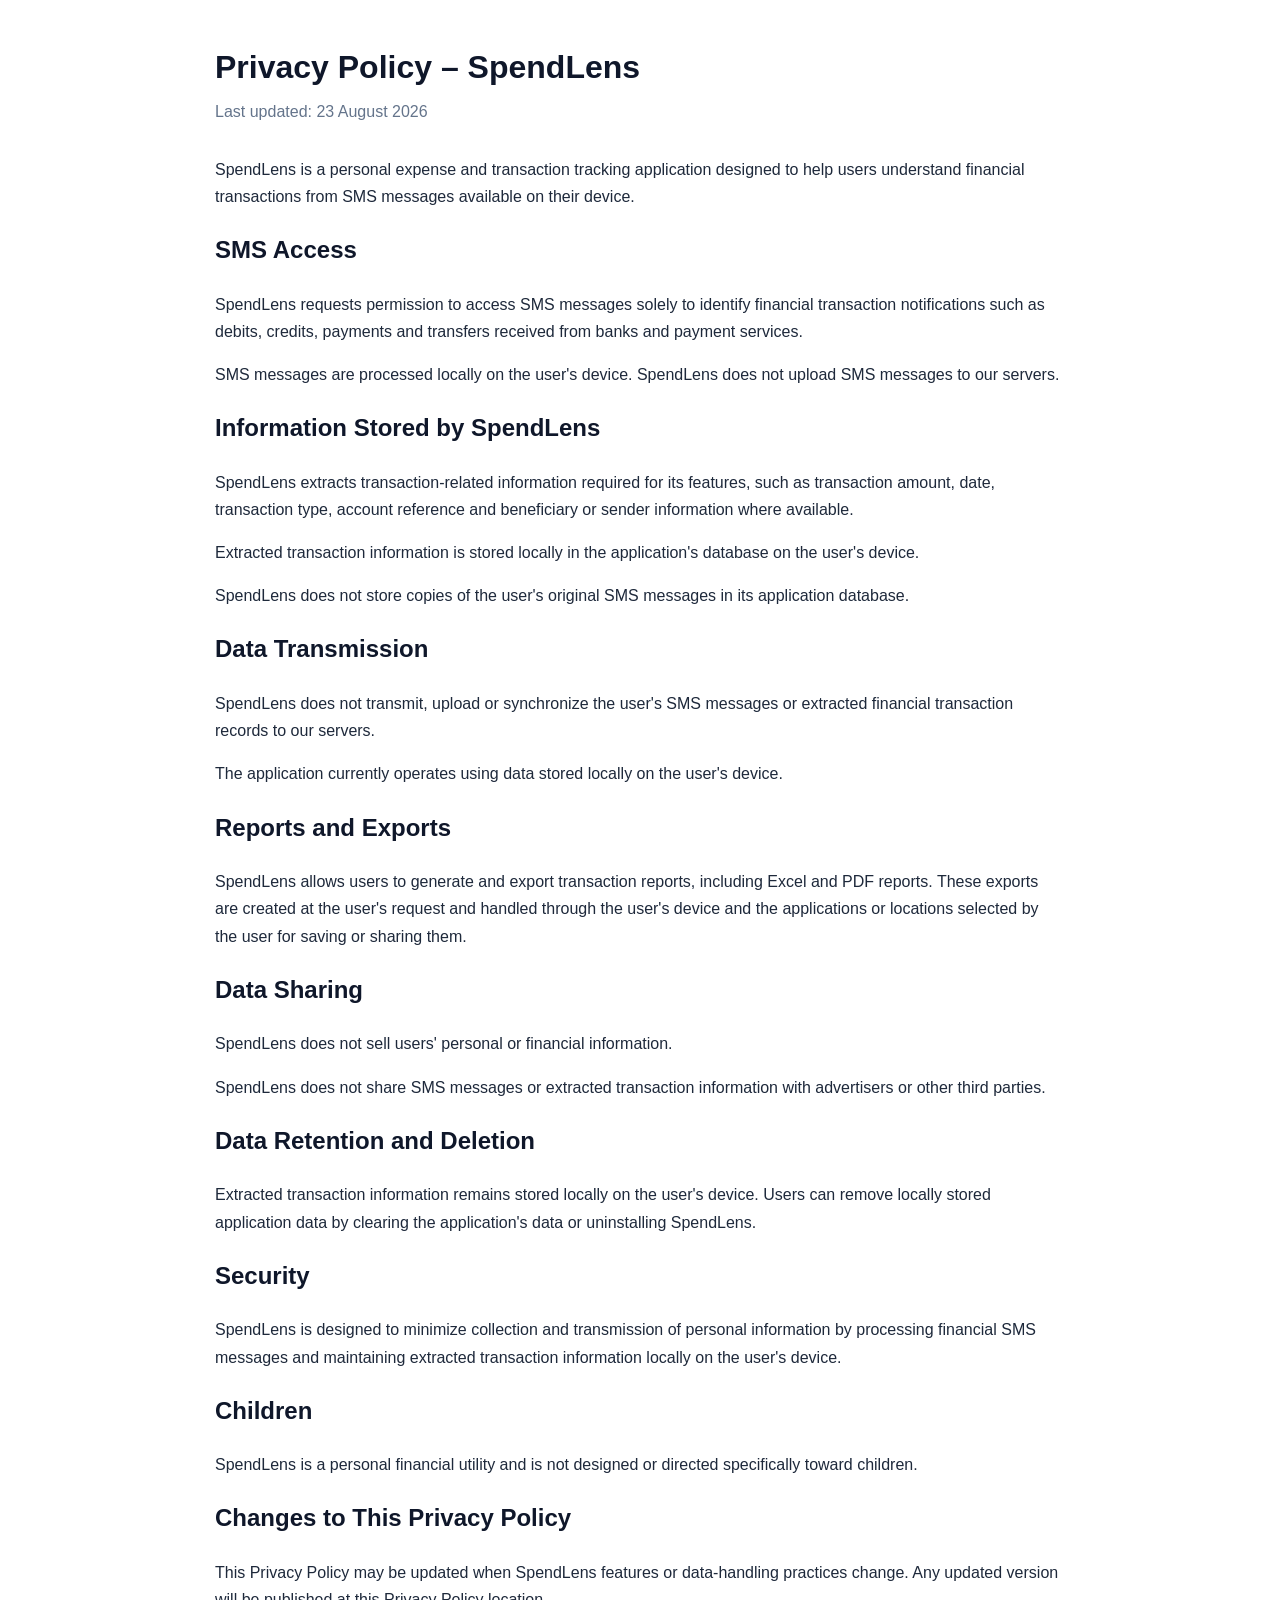
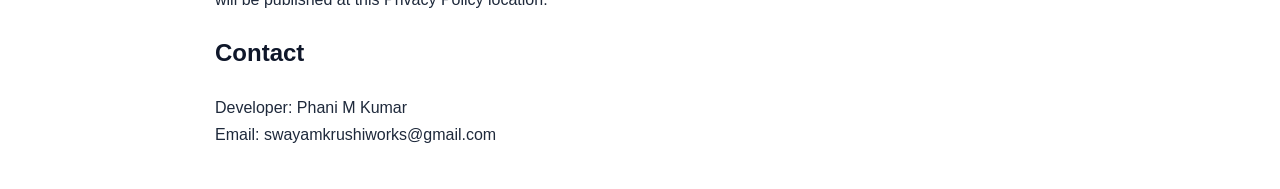
<file: spendlens-privacy.html>
<!DOCTYPE html>
<html lang="en">
<head>
  <meta charset="UTF-8">
  <meta name="viewport" content="width=device-width, initial-scale=1.0">
  <link rel="canonical" href="https://sudokumultiverse.com/spendlens-privacy.html" />
  <title>SpendLens Privacy Policy</title>
  <style>
    body {
      font-family: Arial, sans-serif;
      max-width: 850px;
      margin: 40px auto;
      padding: 0 20px;
      line-height: 1.7;
      color: #1e293b;
    }

    h1, h2 {
      color: #0f172a;
    }

    h1 {
      margin-bottom: 4px;
    }

    .updated {
      color: #64748b;
      margin-bottom: 30px;
    }
  </style>
</head>

<body>

  <h1>Privacy Policy – SpendLens</h1>
  <div class="updated">Last updated: 23 August 2026</div>

  <p>
    SpendLens is a personal expense and transaction tracking application
    designed to help users understand financial transactions from SMS
    messages available on their device.
  </p>

  <h2>SMS Access</h2>

  <p>
    SpendLens requests permission to access SMS messages solely to identify
    financial transaction notifications such as debits, credits, payments
    and transfers received from banks and payment services.
  </p>

  <p>
    SMS messages are processed locally on the user's device.
    SpendLens does not upload SMS messages to our servers.
  </p>

  <h2>Information Stored by SpendLens</h2>

  <p>
    SpendLens extracts transaction-related information required for its
    features, such as transaction amount, date, transaction type, account
    reference and beneficiary or sender information where available.
  </p>

  <p>
    Extracted transaction information is stored locally in the application's
    database on the user's device.
  </p>

  <p>
    SpendLens does not store copies of the user's original SMS messages in
    its application database.
  </p>

  <h2>Data Transmission</h2>

  <p>
    SpendLens does not transmit, upload or synchronize the user's SMS
    messages or extracted financial transaction records to our servers.
  </p>

  <p>
    The application currently operates using data stored locally on the
    user's device.
  </p>

  <h2>Reports and Exports</h2>

  <p>
    SpendLens allows users to generate and export transaction reports,
    including Excel and PDF reports. These exports are created at the user's
    request and handled through the user's device and the applications or
    locations selected by the user for saving or sharing them.
  </p>

  <h2>Data Sharing</h2>

  <p>
    SpendLens does not sell users' personal or financial information.
  </p>

  <p>
    SpendLens does not share SMS messages or extracted transaction
    information with advertisers or other third parties.
  </p>

  <h2>Data Retention and Deletion</h2>

  <p>
    Extracted transaction information remains stored locally on the user's
    device. Users can remove locally stored application data by clearing the
    application's data or uninstalling SpendLens.
  </p>

  <h2>Security</h2>

  <p>
    SpendLens is designed to minimize collection and transmission of
    personal information by processing financial SMS messages and maintaining
    extracted transaction information locally on the user's device.
  </p>

  <h2>Children</h2>

  <p>
    SpendLens is a personal financial utility and is not designed or directed
    specifically toward children.
  </p>

  <h2>Changes to This Privacy Policy</h2>

  <p>
    This Privacy Policy may be updated when SpendLens features or
    data-handling practices change. Any updated version will be published at
    this Privacy Policy location.
  </p>

  <h2>Contact</h2>

  <p>
    Developer: Phani M Kumar<br>
    Email: swayamkrushiworks@gmail.com
  </p>

</body>
</html>
</file>
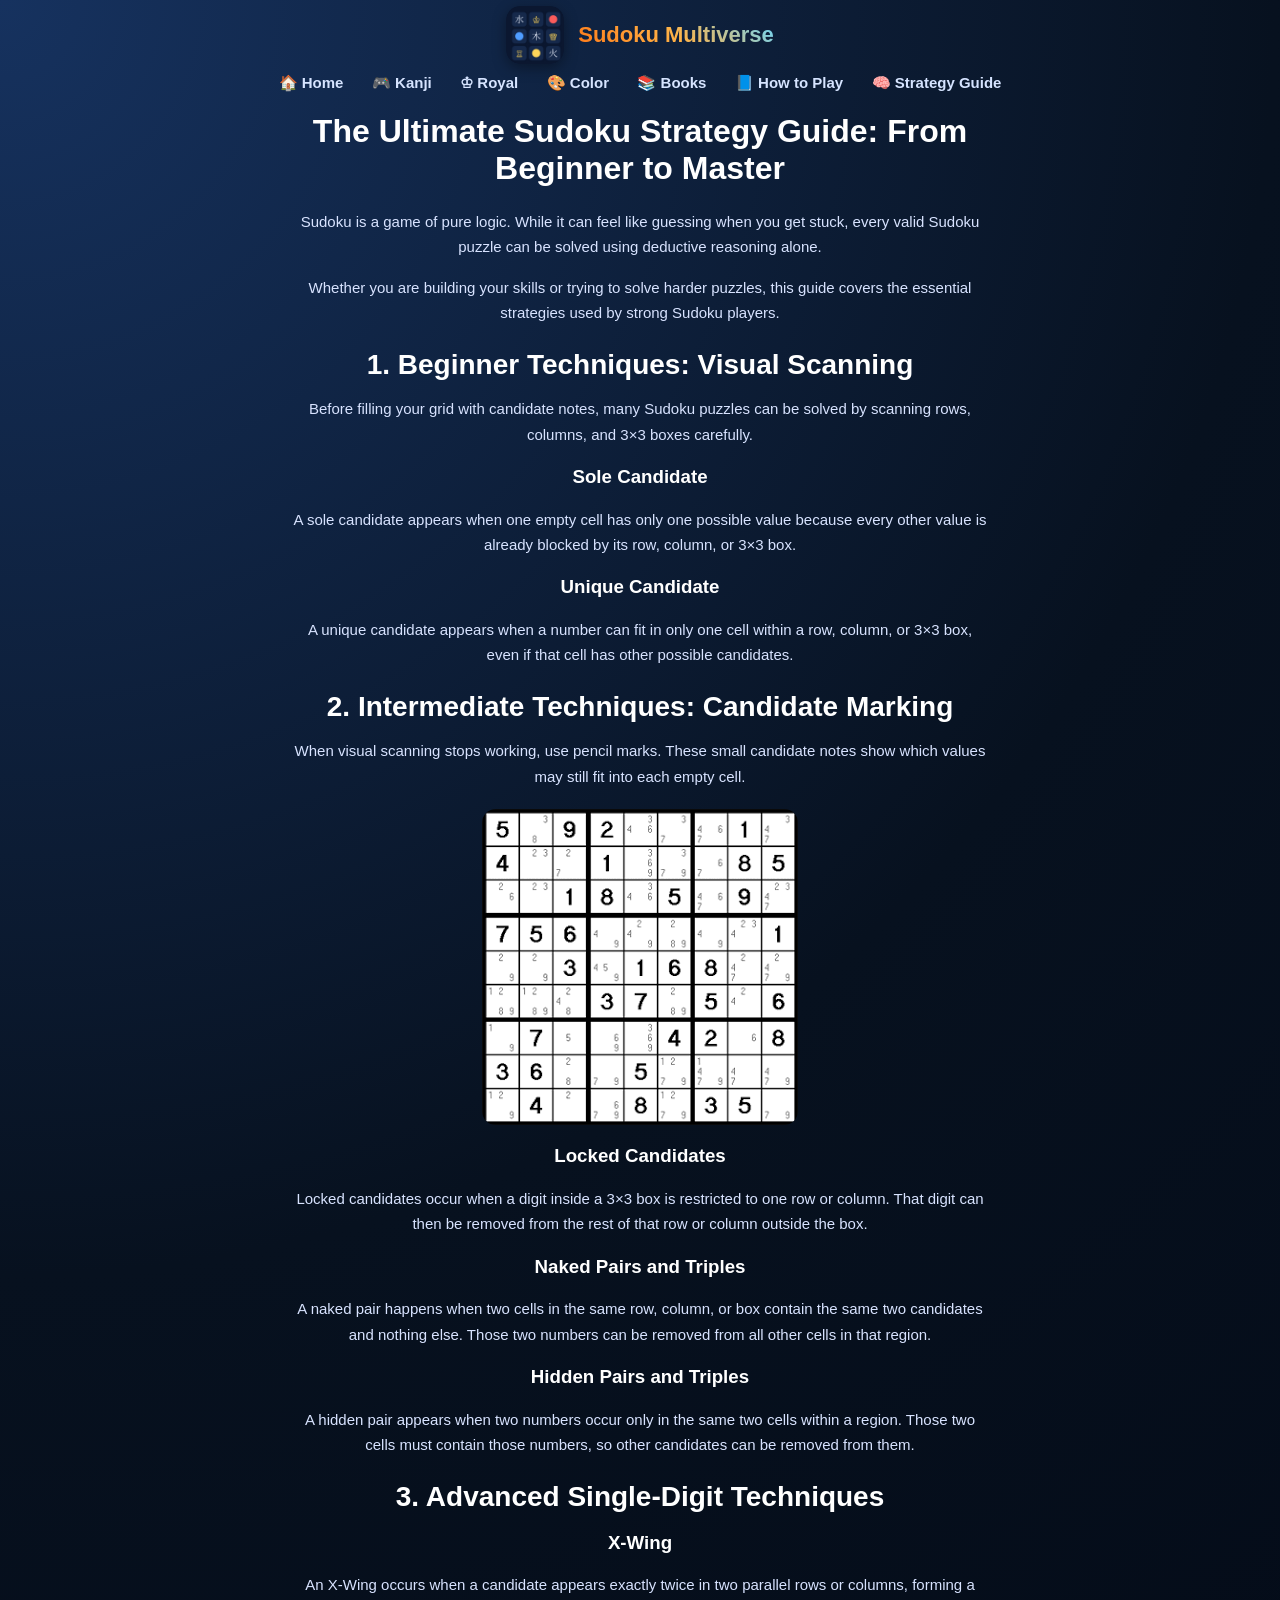
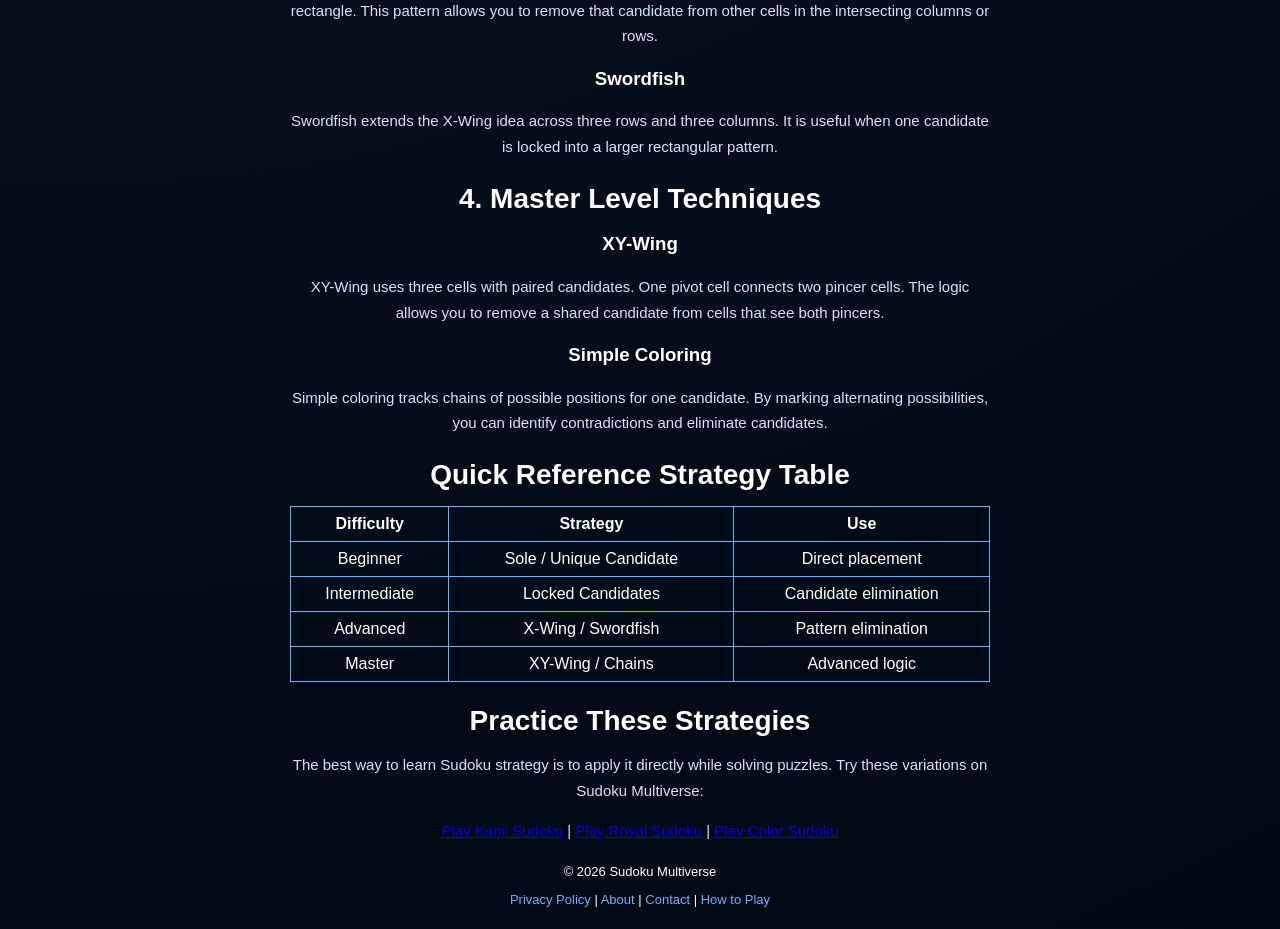
<file: sudoku-strategy-guide.html>
<!DOCTYPE html>
<html lang="en">
<head>
  <meta charset="UTF-8" />
  <meta name="viewport" content="width=device-width, initial-scale=1.0" />

  <link rel="canonical" href="https://sudokumultiverse.com/sudoku-strategy-guide.html" />
  <title>Sudoku Strategy Guide | Sudoku Multiverse</title>

  <meta name="description"
  content="Learn Sudoku strategies from beginner to advanced level, including naked singles, hidden singles, locked candidates, X-Wing, Swordfish, XY-Wing and more.">

 

  <link rel="icon" href="/logo.png">
  <link rel="stylesheet" href="style.css" />

  <!-- Google Analytics -->
<script async src="https://www.googletagmanager.com/gtag/js?id=G-TTLG5QWZY1"></script>
<script>
window.dataLayer = window.dataLayer || [];
function gtag(){dataLayer.push(arguments);}
gtag('js', new Date());

gtag('config', 'G-TTLG5QWZY1');
</script>
</head>

<body>

<div class="container">

  <div class="title-container">
    <img src="logo.png" class="app-logo" alt="Sudoku Multiverse logo" />
    <h1 class="game-title">Sudoku Multiverse</h1>
  </div>

  <div class="nav-links">
    <a href="/">🏠 Home</a>
    <a href="/kanji.html">🎮 Kanji</a>
    <a href="/Royal.html">♔ Royal</a>
    <a href="/Color.html">🎨 Color</a>
    <a href="/books.html">📚 Books</a>
    <a href="/how-to-play.html">📘 How to Play</a>
    <a href="/sudoku-strategy-guide.html">🧠 Strategy Guide</a>
  </div>

  <main class="home-intro">

    <h1>The Ultimate Sudoku Strategy Guide: From Beginner to Master</h1>

    <p>
      Sudoku is a game of pure logic. While it can feel like guessing when you get stuck,
      every valid Sudoku puzzle can be solved using deductive reasoning alone.
    </p>

    <p>
      Whether you are building your skills or trying to solve harder puzzles, this guide
      covers the essential strategies used by strong Sudoku players.
    </p>

    <h2>1. Beginner Techniques: Visual Scanning</h2>

    <p>
      Before filling your grid with candidate notes, many Sudoku puzzles can be solved
      by scanning rows, columns, and 3×3 boxes carefully.
    </p>

    <h3>Sole Candidate</h3>

    <p>
      A sole candidate appears when one empty cell has only one possible value because
      every other value is already blocked by its row, column, or 3×3 box.
    </p>

    <h3>Unique Candidate</h3>

    <p>
      A unique candidate appears when a number can fit in only one cell within a row,
      column, or 3×3 box, even if that cell has other possible candidates.
    </p>

    <h2>2. Intermediate Techniques: Candidate Marking</h2>

    <p>
      When visual scanning stops working, use pencil marks. These small candidate notes
      show which values may still fit into each empty cell.
    </p>

 <img src="/Picture1.png"
         alt="Example"
         style="max-width:100%; border-radius:14px; margin:20px auto; display:block;">
    
    <h3>Locked Candidates</h3>

    <p>
      Locked candidates occur when a digit inside a 3×3 box is restricted to one row or
      column. That digit can then be removed from the rest of that row or column outside
      the box.
    </p>

    <h3>Naked Pairs and Triples</h3>

    <p>
      A naked pair happens when two cells in the same row, column, or box contain the
      same two candidates and nothing else. Those two numbers can be removed from all
      other cells in that region.
    </p>

    <h3>Hidden Pairs and Triples</h3>

    <p>
      A hidden pair appears when two numbers occur only in the same two cells within a
      region. Those two cells must contain those numbers, so other candidates can be
      removed from them.
    </p>

    <h2>3. Advanced Single-Digit Techniques</h2>

    <h3>X-Wing</h3>

    <p>
      An X-Wing occurs when a candidate appears exactly twice in two parallel rows or
      columns, forming a rectangle. This pattern allows you to remove that candidate
      from other cells in the intersecting columns or rows.
    </p>

    <h3>Swordfish</h3>

    <p>
      Swordfish extends the X-Wing idea across three rows and three columns. It is useful
      when one candidate is locked into a larger rectangular pattern.
    </p>

    <h2>4. Master Level Techniques</h2>

    <h3>XY-Wing</h3>

    <p>
      XY-Wing uses three cells with paired candidates. One pivot cell connects two pincer
      cells. The logic allows you to remove a shared candidate from cells that see both
      pincers.
    </p>

    <h3>Simple Coloring</h3>

    <p>
      Simple coloring tracks chains of possible positions for one candidate. By marking
      alternating possibilities, you can identify contradictions and eliminate candidates.
    </p>

    <h2>Quick Reference Strategy Table</h2>

    <table style="width:100%; border-collapse:collapse; margin-top:15px;">
      <tr>
        <th style="border:1px solid #6fb1ff; padding:8px;">Difficulty</th>
        <th style="border:1px solid #6fb1ff; padding:8px;">Strategy</th>
        <th style="border:1px solid #6fb1ff; padding:8px;">Use</th>
      </tr>
      <tr>
        <td style="border:1px solid #6fb1ff; padding:8px;">Beginner</td>
        <td style="border:1px solid #6fb1ff; padding:8px;">Sole / Unique Candidate</td>
        <td style="border:1px solid #6fb1ff; padding:8px;">Direct placement</td>
      </tr>
      <tr>
        <td style="border:1px solid #6fb1ff; padding:8px;">Intermediate</td>
        <td style="border:1px solid #6fb1ff; padding:8px;">Locked Candidates</td>
        <td style="border:1px solid #6fb1ff; padding:8px;">Candidate elimination</td>
      </tr>
      <tr>
        <td style="border:1px solid #6fb1ff; padding:8px;">Advanced</td>
        <td style="border:1px solid #6fb1ff; padding:8px;">X-Wing / Swordfish</td>
        <td style="border:1px solid #6fb1ff; padding:8px;">Pattern elimination</td>
      </tr>
      <tr>
        <td style="border:1px solid #6fb1ff; padding:8px;">Master</td>
        <td style="border:1px solid #6fb1ff; padding:8px;">XY-Wing / Chains</td>
        <td style="border:1px solid #6fb1ff; padding:8px;">Advanced logic</td>
      </tr>
    </table>

    <h2>Practice These Strategies</h2>

    <p>
      The best way to learn Sudoku strategy is to apply it directly while solving puzzles.
      Try these variations on Sudoku Multiverse:
    </p>

    <p>
      <a href="/kanji.html">Play Kanji Sudoku</a> |
      <a href="/Royal.html">Play Royal Sudoku</a> |
      <a href="/Color.html">Play Color Sudoku</a>
    </p>

  </main>

</div>

<div class="footer-links">
  <p>© 2026 Sudoku Multiverse</p>

  <a href="/privacy.html">Privacy Policy</a> |
  <a href="/about.html">About</a> |
  <a href="/contact.html">Contact</a> |
  <a href="/how-to-play.html">How to Play</a>
</div>

</body>
</html>
</file>
<file: style.css>
/* ===== SCREEN CONTROL ===== */
html, body {
  height: auto;
  overflow-x: hidden;
  overflow-y: auto;
}

/* ===== BASE ===== */
body {
  font-family: "Segoe UI", Arial, sans-serif;
  margin: 0;
  padding: 6px;
  text-align: center;
  background: linear-gradient(to bottom, #f5f7fa, #e4e8ee);
}

/* ===== MAIN CONTAINER ===== */
/* ===== MAIN CONTAINER ===== */

.container{

  width:100%;

  max-width:1200px;

  margin:0 auto;

  padding:0 16px;

  box-sizing:border-box;
}
/* ===== TITLE ===== */
.title-container{
  display:flex;
  align-items:center;
  justify-content:center;
  gap:14px;
}

.app-logo{
  width:58px;
  height:58px;
  object-fit:cover;

  border-radius:14px;

  box-shadow:
    0 4px 14px rgba(0,0,0,0.35);

  flex-shrink:0;
}

.game-title {
  font-size: 22px;
  font-weight: bold;
  background: linear-gradient(45deg, #ff7a18, #ffb347, #6dd5fa);
  -webkit-background-clip: text;
  -webkit-text-fill-color: transparent;
}

/* ===== NAV ===== */


.nav-links a {
  margin: 0 8px;
  font-size: 13px;
  text-decoration: none;
  color: #0b57d0;
}

.game-card h3{
  color:#111111;

  font-size:30px;
  font-weight:700;

  margin-bottom:18px;
}

/* ===== TOP BAR ===== */

.top-bar{
  display:flex;
  justify-content:space-between;

  width:390px;

  margin:6px 0 10px;

  color:#ffffff;

  font-size:18px;
  font-weight:700;
}

/* ===== DARK THEME ===== */

body{
  background:
    radial-gradient(circle at top left,#16325f 0%,#07111f 45%,#020814 100%);

  color:#ffffff;
}

/* ===== BOARD ===== */

#board{

  display:grid;

  grid-template-columns:repeat(9,42px);
  grid-template-rows:repeat(9,42px);

  background:#122544;

  border:2px solid #4f8cff;
  border-radius:18px;

  padding:4px;

  box-shadow:
    0 0 25px rgba(79,140,255,0.20),
    inset 0 0 20px rgba(255,255,255,0.03);
}
/* ===== GAME AREA ===== */

.game-wrapper{

  display:flex;
  flex-direction:column;
  align-items:center;

  width:100%;
}

/* ===== CELLS ===== */

.cell{

  width:42px;
  height:42px;

  display:flex;
  align-items:center;
  justify-content:center;

  background:#14233d;

  color:#f7e7c6;

  font-size:19px;
  font-weight:600;

  font-family:
    "Noto Serif JP",
    serif;

  border-right:1px solid rgba(255,255,255,0.08);
  border-bottom:1px solid rgba(255,255,255,0.08);

  box-sizing:border-box;

  transition:0.15s ease;

  text-shadow:
    0 0 5px rgba(255,220,170,0.20);
}

/* alternating boxes */

.cell.dark-box{
  background:#1a2d4d;
}

/* ===== 3x3 GRID LINES ===== */

.cell:nth-child(3n){
  border-right:2px solid rgba(120,170,255,0.50);
}

.cell:nth-child(9n){
  border-right:3px solid rgba(160,200,255,0.70);
}

.cell:nth-child(n+19):nth-child(-n+27),
.cell:nth-child(n+46):nth-child(-n+54),
.cell:nth-child(n+73):nth-child(-n+81){
  border-bottom:2px solid rgba(120,170,255,0.50);
}

/* ===== STATES ===== */

.fixed{
  background:#23365d;
}

.selected{
  background:#4167b2 !important;
}

.same-value{
  background:#294879 !important;
}

.conflict{
  background:#ff4d5e !important;
  color:#ffffff !important;
}

/* ===== NOTES ===== */

.notes{

  font-size:10px;
  line-height:11px;

  color:#8eb8ff;

  text-align:left;

  padding:2px;

  width:100%;
  height:100%;
}

/* ===== CONTROLS ===== */

.controls{

  display:flex;
  justify-content:center;
  flex-wrap:wrap;

  gap:10px;

  margin-top:14px;
}

.controls button,
.controls select{

  background:#122544;
  color:#ffffff;

  border:1px solid #2f5da8;

  border-radius:14px;

  padding:12px 18px;

  font-size:15px;
  font-weight:600;

  box-shadow:
    0 4px 12px rgba(0,0,0,0.25);

  transition:0.2s ease;

  cursor:pointer;
}

.controls button:hover,
.controls select:hover{
  background:#1d3a66;
}

/* ===== SYMBOL LABEL ===== */

#symbol-meaning{
  margin-top:12px;
  font-size:16px;
  color:#ffffff;
}

/* ===== NUMPAD ===== */

#numpad{

  display:flex;
  flex-wrap:wrap;
  justify-content:center;

  gap:8px;

  margin-top:16px;
}

/* keypad buttons */

.num-btn{

  width:48px;
  height:48px;

  display:flex;
  align-items:center;
  justify-content:center;

  border-radius:14px;

  border:1px solid #3d6ec7;

  background:#122544;

  color:#f7e7c6;

  font-size:24px;
  font-weight:700;

  font-family:
    "Noto Serif JP",
    serif;

  cursor:pointer;

  transition:0.15s ease;

  box-shadow:
    0 4px 10px rgba(0,0,0,0.25);
}

.num-btn:hover{
  transform:translateY(-2px);
  background:#20447a;
}

.num-btn:active{
  transform:scale(0.96);
}

/* ===== STORE LINK ===== */

.store-link{
  color:#7cb7ff;
}

/* ===== NAV ===== */

.nav-links a{
  color:#6fb1ff;
}
/* ===== HOMEPAGE ===== */

.home-intro{
  max-width:700px;
  margin:20px auto;
}

.home-intro h2{
  font-size:28px;
  margin-bottom:12px;
}

.home-intro p{
  font-size:15px;
  line-height:1.7;
  color:#d8e3ff;
}

/* ===== FEATURES ===== */

.feature-list{
  max-width:800px;
  margin:24px auto;
}

.feature-item{

  background:rgba(255,255,255,0.06);

  padding:18px;

  margin-bottom:14px;

  border-radius:16px;

  border:1px solid rgba(255,255,255,0.08);

  backdrop-filter:blur(6px);
}

/* ===== GAME GRID ===== */

.game-list{

  display:grid;

  grid-template-columns:
    repeat(auto-fit,minmax(280px,1fr));

  gap:24px;

  width:100%;

  margin:40px auto;
}

/* ===== GAME CARDS ===== */

.game-card{

  background:#f4f4f4;

  padding:24px;

  border-radius:22px;

  box-shadow:
    0 10px 24px rgba(0,0,0,0.18);

  text-align:left;

  transition:0.25s ease;
}

.game-card:hover{
  transform:translateY(-5px);
}

.game-card h3{

  color:#111111;

  font-size:30px;
  font-weight:700;

  margin-bottom:18px;
}

.game-card p{

  color:#4b4b4b;

  font-size:15px;

  line-height:1.6;
}

/* ===== PLAY BUTTON ===== */

.play-btn{

  display:inline-block;

  margin-top:12px;

  padding:10px 18px;

  background:#1f5fe0;

  color:#ffffff;

  border-radius:12px;

  text-decoration:none;

  font-weight:700;

  transition:0.2s ease;
}

.play-btn:hover{
  background:#3472ee;
}

/* ===== FOOTER ===== */

.footer-links{
  margin:30px 0 16px;
  font-size:13px;
}

.footer-links a{
  color:#7cb7ff;
}

.nav-links{
  text-align:center;
  margin:10px 0 14px;
}

.nav-links a{
  color:#6fb1ff;
  text-decoration:none;
  margin:0 10px;
  font-size:15px;
  font-weight:500;
}

.footer-links{
  text-align:center;
  margin-top:18px;
}

.footer-links a{
  color:#6fb1ff;
  text-decoration:none;
}
/* ===== MOBILE BOARD OPTIMIZATION ===== */

@media (max-width:768px){

  #board{
    grid-template-columns:repeat(9,36px);
    grid-template-rows:repeat(9,36px);
  }

  .cell{
    width:36px;
    height:36px;

    font-size:17px;
  }

  .num-btn{
    width:40px;
    height:40px;

    font-size:22px;
  }

  .top-bar{
    width:100%;
    max-width:360px;

    font-size:16px;
  }

  .controls{
    gap:8px;
  }

  .controls button,
  .controls select{

    padding:10px 14px;

    font-size:14px;
  }
#adsterra-ad,
[id^="container-"]{
    text-align:center;
    margin:20px auto;
}
}

/* =====================================================
   SUDOKU MULTIVERSE - HOMEPAGE REDESIGN
   ===================================================== */


/* ---------- DAILY CHALLENGE ---------- */

.daily-home {
  max-width: 1050px;
  margin: 30px auto 22px;
  padding: 24px 30px;

  display: flex;
  align-items: center;
  justify-content: space-between;
  gap: 30px;

  border: 1px solid #d5ad32;
  border-radius: 18px;

  background: linear-gradient(
    135deg,
    rgba(213, 173, 50, 0.13),
    rgba(255, 255, 255, 0.03)
  );

  box-sizing: border-box;
}


.daily-home-text {
  text-align: left;
}


.daily-label {
  display: block;

  color: #ffd65a;
  font-size: 14px;
  font-weight: 700;
  letter-spacing: 0.8px;

  margin-bottom: 7px;
}


.daily-home h2 {
  margin: 0 0 7px;

  color: #ffffff;
  font-size: 25px;
}


.daily-home p {
  margin: 0;

  color: #cbd8ef;
  font-size: 14px;
  line-height: 1.5;
}


.daily-play-btn {
  flex-shrink: 0;

  display: inline-block;

  padding: 14px 25px;

  border-radius: 10px;

  background: #f2c94c;
  color: #111827;

  font-size: 16px;
  font-weight: 700;

  text-decoration: none;

  transition: transform 0.15s ease,
              box-shadow 0.15s ease;
}


.daily-play-btn:hover {
  transform: translateY(-2px);

  box-shadow: 0 6px 18px
    rgba(242, 201, 76, 0.25);
}



/* ---------- APP DOWNLOAD AREA ---------- */

.app-download-section {
  text-align: center;

  margin: 20px auto 32px;
}


.download-heading {
  color: #dce7ff;

  font-size: 14px;
  font-weight: 600;

  margin-bottom: 10px;
}


.store-buttons {
  display: flex;

  justify-content: center;
  align-items: center;

  gap: 12px;

  flex-wrap: wrap;
}


.store-btn {
  min-width: 150px;

  display: flex;
  align-items: center;
  justify-content: center;

  gap: 9px;

  padding: 8px 16px;

  background: #05070b;

  border: 1px solid #707987;
  border-radius: 9px;

  color: #ffffff;

  text-decoration: none;

  box-sizing: border-box;
}


.store-btn:hover {
  border-color: #9ec5ff;

  transform: translateY(-1px);
}


.store-btn span:last-child {
  display: flex;
  flex-direction: column;

  text-align: left;
}


.store-btn small {
  font-size: 9px;
  line-height: 1.1;

  color: #dddddd;
}


.store-btn strong {
  font-size: 16px;
  line-height: 1.2;

  color: #ffffff;
}


.store-icon {
  font-size: 21px;
}



/* ---------- GAME SECTION ---------- */

.games-section {
  max-width: 1150px;

  margin: 15px auto 45px;
}


.section-title {
  text-align: center;

  color: #ffffff;

  font-size: 27px;

  margin: 0 0 7px;
}


.section-subtitle {
  text-align: center;

  color: #9db5df;

  font-size: 14px;

  margin: 0 0 23px;
}


.games-section .game-list {
  margin-top: 0;
}


.home-game-card {
  text-align: center;
}


.game-card-icon {
  font-size: 34px;

  margin-bottom: 5px;
}


.home-game-card h3 {
  margin-top: 5px;
  margin-bottom: 14px;
}


.home-game-card p {
  min-height: 75px;
}



/* ---------- SHORT ABOUT SECTION ---------- */

.home-about {
  max-width: 760px;

  margin: 35px auto 50px;

  text-align: center;
}


.home-about h2 {
  color: #ffffff;

  font-size: 24px;

  margin-bottom: 13px;
}


.home-about p {
  color: #cbd8ef;

  font-size: 15px;
  line-height: 1.7;

  margin: 0;
}



/* ---------- LEARNING SECTION ---------- */

.learning-section {
  max-width: 1050px;

  margin: 35px auto 50px;
}


.learning-section .feature-list {
  margin-top: 22px;
}



/* ---------- FOOTER ---------- */

.footer-copyright {
  margin-bottom: 6px;
}



/* =====================================================
   MOBILE
   ===================================================== */

@media (max-width: 700px) {


  /* tighter header */

  .title-container {
    margin-bottom: 12px;
  }


  .nav-links {
    margin-bottom: 12px;
  }


  /* daily challenge */

  .daily-home {
    margin: 18px 10px 16px;

    padding: 18px 16px;

    display: block;

    text-align: center;
  }


  .daily-home-text {
    text-align: center;
  }


  .daily-label {
    font-size: 13px;
  }


  .daily-home h2 {
    font-size: 21px;
  }


  .daily-home p {
    font-size: 13px;

    margin-bottom: 15px;
  }


  .daily-play-btn {
    display: block;

    width: 100%;

    padding: 13px 10px;

    box-sizing: border-box;
  }


  /* downloads */

  .app-download-section {
    margin: 17px 10px 28px;
  }


  .store-buttons {
    gap: 8px;
  }


  .store-btn {
    min-width: 145px;

    padding: 8px 12px;
  }


  /* games */

  .games-section {
    margin-top: 10px;
  }


  .section-title {
    font-size: 23px;
  }


  .section-subtitle {
    font-size: 13px;

    padding: 0 15px;
  }


  .home-game-card p {
    min-height: 0;
  }


  /* about */

  .home-about {
    margin: 30px 20px 40px;
  }


  .home-about h2 {
    font-size: 21px;
  }


  .home-about p {
    font-size: 14px;
  }


  /* learning */

  .learning-section {
    margin-top: 30px;
  }

}
/* ===== HOMEPAGE VISUAL POLISH ===== */

/* Navigation */
.nav-links a {
  color: #d6e4ff;
  text-decoration: none;
  margin: 0 12px;
  font-weight: 600;
  transition: 0.15s ease;
}

.nav-links a:hover {
  color: #ffd65a;
}

/* Daily Challenge */
.daily-home {
  max-width: 980px;
  margin: 26px auto 24px;
  padding: 22px 28px;
  border: 1px solid rgba(255, 214, 90, 0.55);
  border-radius: 16px;
  background: rgba(255, 214, 90, 0.07);
}

.daily-label {
  color: #ffd65a;
}

.daily-play-btn {
  background: #ffd65a;
  color: #111827;
  border: none;
  border-radius: 10px;
  padding: 13px 24px;
  font-weight: 800;
  text-decoration: none;
}

.daily-play-btn:hover {
  background: #ffe287;
}

/* Store buttons */
.store-btn {
  background: #111827;
  color: #ffffff !important;
  border: 1px solid #56647a;
  text-decoration: none !important;
  border-radius: 10px;
}

.store-btn:hover {
  border-color: #ffd65a;
}

/* Main game cards */
.home-game-card {
  background: #f7f8fa;
  border: 1px solid rgba(255,255,255,0.15);
  text-align: left;
}

.home-game-card .play-btn {
  background: #172b4d;
  color: #ffffff;
  border-radius: 9px;
}

.home-game-card .play-btn:hover {
  background: #244475;
}

/* Section headings */
.section-title {
  color: #ffffff;
}

.section-subtitle {
  color: #aebed8;
}

/* General links lower on page */
.home-about a,
.learning-section a {
  text-decoration: none;
}

/* Mobile */
@media (max-width: 700px) {
  .nav-links a {
    margin: 0 6px;
    line-height: 2;
  }

  .daily-home {
    margin: 18px 4px;
    padding: 18px 14px;
  }

  .store-buttons {
    display: grid;
    grid-template-columns: 1fr 1fr;
  }

  .store-btn {
    min-width: 0;
  }
}
</file>
<file: Color.css>
* {
  box-sizing: border-box;
}

body {
  margin: 0;
  min-height: 100vh;
  overflow-x: hidden;

  display: flex;
  flex-direction: column;
  align-items: center;
  justify-content: flex-start;

  background: radial-gradient(circle at top, #1b2638, #05070b 70%);
  font-family: Arial, sans-serif;
  color: white;
}

.app {
  width: 100%;
  max-width: 520px;
  padding: 10px;
  margin: 0 auto;
}

/* ===== TITLE ===== */

.title {
  text-align: center;
  font-size: 24px;
  font-weight: 700;
  margin: 4px 0 6px;
  letter-spacing: 1px;
  font-family: "Poppins", sans-serif;
  color: #eaeef5;
  text-shadow: 0 0 8px rgba(255, 255, 255, 0.15);
}

.title .accent {
  background: linear-gradient(
    90deg,
    #ff3b3b,
    #ffd21a,
    #06a83f,
    #075be8,
    #ff8500,
    #f7358c,
    #a8f000
  );

  -webkit-background-clip: text;
  -webkit-text-fill-color: transparent;
  background-clip: text;
}

/* ===== DAILY CHALLENGE ===== */

.daily-btn {
  width: 100%;
  margin: 0 0 8px;
  padding: 9px 12px;
  border: 1px solid rgba(255, 210, 26, 0.65);
  border-radius: 10px;
  background: rgba(255, 210, 26, 0.12);
  color: #ffe26b;
  font-size: 14px;
  font-weight: 700;
  cursor: pointer;
}

.daily-btn.active {
  background: #ffd21a;
  color: #111;
}

.daily-info {
  margin: 0 0 8px;
  text-align: center;
  color: #ffe26b;
  font-size: 13px;
  font-weight: 700;
}

.hidden {
  display: none !important;
}

/* ===== TOP BAR ===== */

.top-bar {
  display: flex;
  align-items: center;
  justify-content: space-between;
  margin-bottom: 8px;
  gap: 5px;
}

#timer,
#mistakes,
#hints {
  flex-shrink: 0;
  text-align: center;
  font-weight: bold;
  font-size: 14px;
}

#timer,
#mistakes {
  width: 54px;
}

#hints {
  min-width: 62px;
}

/* ===== DIFFICULTY ===== */

.difficulty-row {
  display: flex;
  gap: 5px;
  flex: 1;
  margin: 0 4px;
}

.diff {
  flex: 1;
  padding: 6px;
  border-radius: 8px;
  border: none;
  background: #1d2633;
  color: white;
  font-size: 13px;
  cursor: pointer;
  transition: 0.15s;
}

.diff:active {
  transform: scale(0.96);
}

.diff.active {
  background: white;
  color: black;
  font-weight: bold;
}

/* ===== BOARD ===== */

.board {
  width: 100%;
  display: grid;
  grid-template-columns: repeat(9, 1fr);
  grid-template-rows: repeat(9, 1fr);
  aspect-ratio: 1 / 1;
  border: 3px solid white;
  border-radius: 8px;
  overflow: hidden;
}

.cell {
  position: relative;
  display: flex;
  justify-content: center;
  align-items: center;
  border-right: 1px solid rgba(255, 255, 255, 0.18);
  border-bottom: 1px solid rgba(255, 255, 255, 0.18);
  transition: background 0.12s;
}

.cell:nth-child(9n) {
  border-right: none;
}

.cell:nth-child(n + 73) {
  border-bottom: none;
}

/* ===== 3x3 GRID ===== */

.cell:nth-child(3n) {
  border-right: 3px solid white;
}

.cell:nth-child(9n) {
  border-right: none;
}

.cell:nth-child(n + 19):nth-child(-n + 27),
.cell:nth-child(n + 46):nth-child(-n + 54) {
  border-bottom: 3px solid white;
}

/* ===== STATES ===== */

.cell.selected {
  outline: 3px solid white;
  outline-offset: -3px;
  z-index: 2;
}

.highlight {
  background: rgba(255, 255, 255, 0.08);
}

.same {
  box-shadow: inset 0 0 0 2px white;
}

.cell.flash {
  animation: flash 0.3s;
}

@keyframes flash {
  0% {
    background: rgba(255, 255, 255, 0.85);
  }

  100% {
    background: transparent;
  }
}

/* ===== MAIN COLOR DOT ===== */

.color-dot {
  width: 70%;
  height: 70%;
  border-radius: 50%;
  box-shadow:
    inset 0 2px 5px rgba(255, 255, 255, 0.15),
    inset 0 -3px 6px rgba(0, 0, 0, 0.35);
}

/* ===== NOTES ===== */

.note-grid {
  width: 82%;
  height: 82%;
  display: grid;
  grid-template-columns: repeat(3, 1fr);
  grid-template-rows: repeat(3, 1fr);
  gap: 2px;
}

.note-slot {
  display: flex;
  justify-content: center;
  align-items: center;
}

.note-dot {
  width: 68%;
  height: 68%;
  border-radius: 50%;
  opacity: 0.9;
}

/* ===== BOTTOM ===== */

.bottom-panel {
  margin-top: 8px;
}

/* ===== COLOR PAD ===== */

.color-pad {
  display: grid;
  grid-template-columns: repeat(9, 1fr);
  gap: 5px;
}

.color-btn {
  position: relative;
  border-radius: 50%;
  aspect-ratio: 1;
  border: 2px solid white;
  cursor: pointer;
  transition: 0.12s;
}

.color-btn:active {
  transform: scale(0.92);
}

.color-btn.selected-color {
  outline: 3px solid white;
  outline-offset: 2px;
}

.color-btn.disabled {
  opacity: 0.28;
  pointer-events: none;
}

/* Count badge */

.count {
  position: absolute;
  bottom: -5px;
  right: -3px;
  font-size: 10px;
  background: black;
  padding: 2px 4px;
  border-radius: 4px;
  line-height: 1;
}

/* ===== CONTROLS ===== */

.controls {
  display: flex;
  gap: 8px;
  margin-top: 10px;
}

.controls button {
  flex: 1;
  min-width: 0;
  padding: 10px 4px;
  border-radius: 10px;
  border: none;
  background: #1d2633;
  color: white;
  font-size: 13px;
  cursor: pointer;
  transition: 0.15s;
}

.controls button:active {
  transform: scale(0.96);
}

#noteBtn.active {
  background: white;
  color: black;
  font-weight: bold;
}

/* ===== OVERLAY ===== */

.overlay {
  position: fixed;
  inset: 0;
  background: rgba(0, 0, 0, 0.82);
  display: flex;
  justify-content: center;
  align-items: center;
  z-index: 100;
}

.overlay.hidden {
  display: none;
}

.overlay-box {
  background: #111827;
  padding: 24px;
  border-radius: 14px;
  text-align: center;
  min-width: 260px;
  box-shadow: 0 10px 30px rgba(0, 0, 0, 0.5);
}

.overlay-box h2 {
  margin-top: 0;
  white-space: pre-line;
}

.overlay-box button {
  margin-top: 12px;
  padding: 10px 18px;
  border: none;
  border-radius: 10px;
  background: white;
  color: black;
  font-weight: bold;
  cursor: pointer;
}

#shareBtn {
  margin-right: 8px;
  background: #ffd21a;
}

/* ===== COLORS ===== */

.c1 { background: #ff1616; }
.c2 { background: #ffd21a; }
.c3 { background: #06a83f; }
.c4 { background: #075be8; }
.c5 { background: #ff8500; }
.c6 { background: #f5f5f5; }
.c7 { background: #9b9b9b; }
.c8 { background: #f7358c; }
.c9 { background: #a8f000; }

/* ===== NAVIGATION ===== */

.nav-links {
  text-align: center;
  margin: 10px 0 14px;
  line-height: 1.7;
}

.nav-links a {
  color: #6fb1ff;
  text-decoration: none;
  margin: 0 10px;
  font-size: 15px;
  font-weight: 500;
}

.nav-links a:hover {
  color: white;
}

/* ===== ADSTERRA ===== */

#adsterra-ad,
[id^="container-"] {
  width: 100%;
  max-width: 900px;
  text-align: center;
  margin: 20px auto;
}

/* ===== FOOTER ===== */

.footer-links {
  width: 100%;
  text-align: center;
  margin: 18px auto 12px;
  padding: 0 10px;
  line-height: 1.7;
}

.footer-links a {
  color: #6fb1ff;
  text-decoration: none;
}

/* ===== MOBILE ===== */

@media (max-width: 480px) {
  .app {
    padding: 6px;
  }

  .title {
    font-size: 22px;
  }

  .daily-btn {
    font-size: 13px;
    padding: 8px;
  }

  .top-bar {
    gap: 3px;
  }

  #timer,
  #mistakes,
  #hints {
    font-size: 11px;
  }

  #timer,
  #mistakes {
    width: 38px;
  }

  #hints {
    min-width: 50px;
  }

  .difficulty-row {
    gap: 3px;
    margin: 0 2px;
  }

  .diff {
    font-size: 11px;
    padding: 5px 2px;
  }

  .color-pad {
    gap: 4px;
  }

  .controls {
    gap: 5px;
  }

  .controls button {
    font-size: 11px;
    padding: 9px 2px;
  }

  .nav-links {
    padding: 0 4px;
  }

  .nav-links a {
    margin: 0 5px;
    font-size: 13px;
  }

  .footer-links {
    font-size: 12px;
  }
}
</file>
<file: Royal.css>
* {
  box-sizing: border-box;
}

body {
  margin: 0;
  min-height: 100vh;
  overflow-x: hidden;
  display: flex;
  justify-content: center;
  align-items: flex-start;
  background: radial-gradient(circle at top, #1b2638, #05070b 65%);
}

.app {
  width: 100%;
  max-width: 520px;
  min-height: 100vh;
  display: flex;
  flex-direction: column;
  padding: 6px;
  gap: 4px;
}

h1 {
  margin: 4px 0;
  font-size: 24px;
  letter-spacing: 2px;
  color: #f0c475;
  text-align: center;
}

.top-bar {
  display: grid;
  grid-template-columns: auto auto 1fr auto;
  align-items: center;
  gap: 6px;
}

#timer {
  font-size: 14px;
  padding: 6px 10px;
  border-radius: 10px;
  border: 1px solid rgba(240,196,117,0.6);
  color: #f0c475;
  background: rgba(240,196,117,0.08);
}

.status {
  font-size: 12px;
  color: #f0c475;
  line-height: 1.2;
  text-align: center;
}

.difficulty {
  display: flex;
  justify-content: center;
  gap: 4px;
}

.difficulty button {
  padding: 6px 8px;
  font-size: 12px;
}

.difficulty button.active {
  background: #d6a857;
  color: #000;
}

.board {
  width: min(92vw, 520px);
  height: min(92vw, 520px);
  aspect-ratio: 1 / 1;

  display: grid;
  grid-template-columns: repeat(9, 1fr);
  grid-template-rows: repeat(9, 1fr);

  border: 3px solid #d6a857;
  border-radius: 12px;

  overflow: hidden;

  margin: 6px auto;

  flex: none;
}
.cell {
  display: flex;
  align-items: center;
  justify-content: center;
  background: #0b111a;
  border: 1px solid rgba(214,168,87,0.25);
  position: relative;
}

.cell:nth-child(3n) {
  border-right: 2px solid #d6a857;
}

.cell:nth-child(9n) {
  border-right: none;
}

.cell:nth-child(n+19):nth-child(-n+27),
.cell:nth-child(n+46):nth-child(-n+54) {
  border-bottom: 2px solid #d6a857;
}

.cell.fixed {
  background: #1a1207;
}

.cell.selected {
  background: rgba(240,196,117,0.25);
}

.cell.related {
  background: rgba(240,196,117,0.08);
}

.cell.same-piece {
  background: rgba(214,168,87,0.22);
}

.cell.error {
  background: rgba(180,35,35,0.65);
}

.cell svg {
  width: 85%;
  height: 85%;
}

.notes-grid {
  width: 100%;
  height: 100%;
  display: grid;
  grid-template-columns: repeat(3, 1fr);
  grid-template-rows: repeat(3, 1fr);
  padding: 2px;
}

.note-mark {
  display: flex;
  align-items: center;
  justify-content: center;
}

.note-mark svg {
  width: 75%;
  height: 75%;
}

.keypad {
  display: grid;
  grid-template-columns: repeat(9, 1fr);
  gap: 5px;
  padding: 4px 0;
}

.key {
  aspect-ratio: 1;
  border-radius: 10px;
  border: 1px solid rgba(240,196,117,0.4);
  display: flex;
  align-items: center;
  justify-content: center;
  position: relative;
  cursor: pointer;
}

.key svg {
  width: 80%;
  height: 80%;
}

.key.active {
  background: rgba(240,196,117,0.25);
  box-shadow: 0 0 8px rgba(240,196,117,0.45);
}

.count {
  position: absolute;
  bottom: 2px;
  right: 4px;
  font-size: 10px;
  color: #f0c475;
  opacity: 0.8;
}

.actions {
  display: grid;
  grid-template-columns: repeat(3, 1fr);
  gap: 6px;
}

button {
  border: 1px solid rgba(240,196,117,0.5);
  background: transparent;
  color: #f0c475;
  padding: 6px 8px;
  border-radius: 10px;
  cursor: pointer;
}

button:active {
  transform: scale(0.96);
}

#message {
  text-align: center;
  font-size: 14px;
  min-height: 18px;
  color: #f0c475;
}

.nav-links {
  text-align: center;
  margin: 10px 0 14px;
}

.nav-links a {
  color: #6fb1ff;
  text-decoration: none;
  margin: 0 10px;
  font-size: 15px;
  font-weight: 500;
}

.footer-links {
  text-align: center;
  margin-top: 18px;
}

.footer-links a {
  color: #6fb1ff;
  text-decoration: none;
  margin: 0 6px;
}

#adsterra-ad,
[id^="container-"] {
  text-align: center;
  margin: 20px auto;
}

@media (max-width: 480px) {
  h1 {
    font-size: 22px;
  }

  .top-bar {
    gap: 4px;
  }

  .difficulty button {
    padding: 5px 6px;
    font-size: 11px;
  }

  .board {
    width: min(94vw, 340px);
  }

  .keypad {
    gap: 4px;
  }

  button {
    font-size: 12px;
    padding: 6px 6px;
  }

  .nav-links a {
    margin: 0 5px;
    font-size: 13px;
  }
}
</file>
